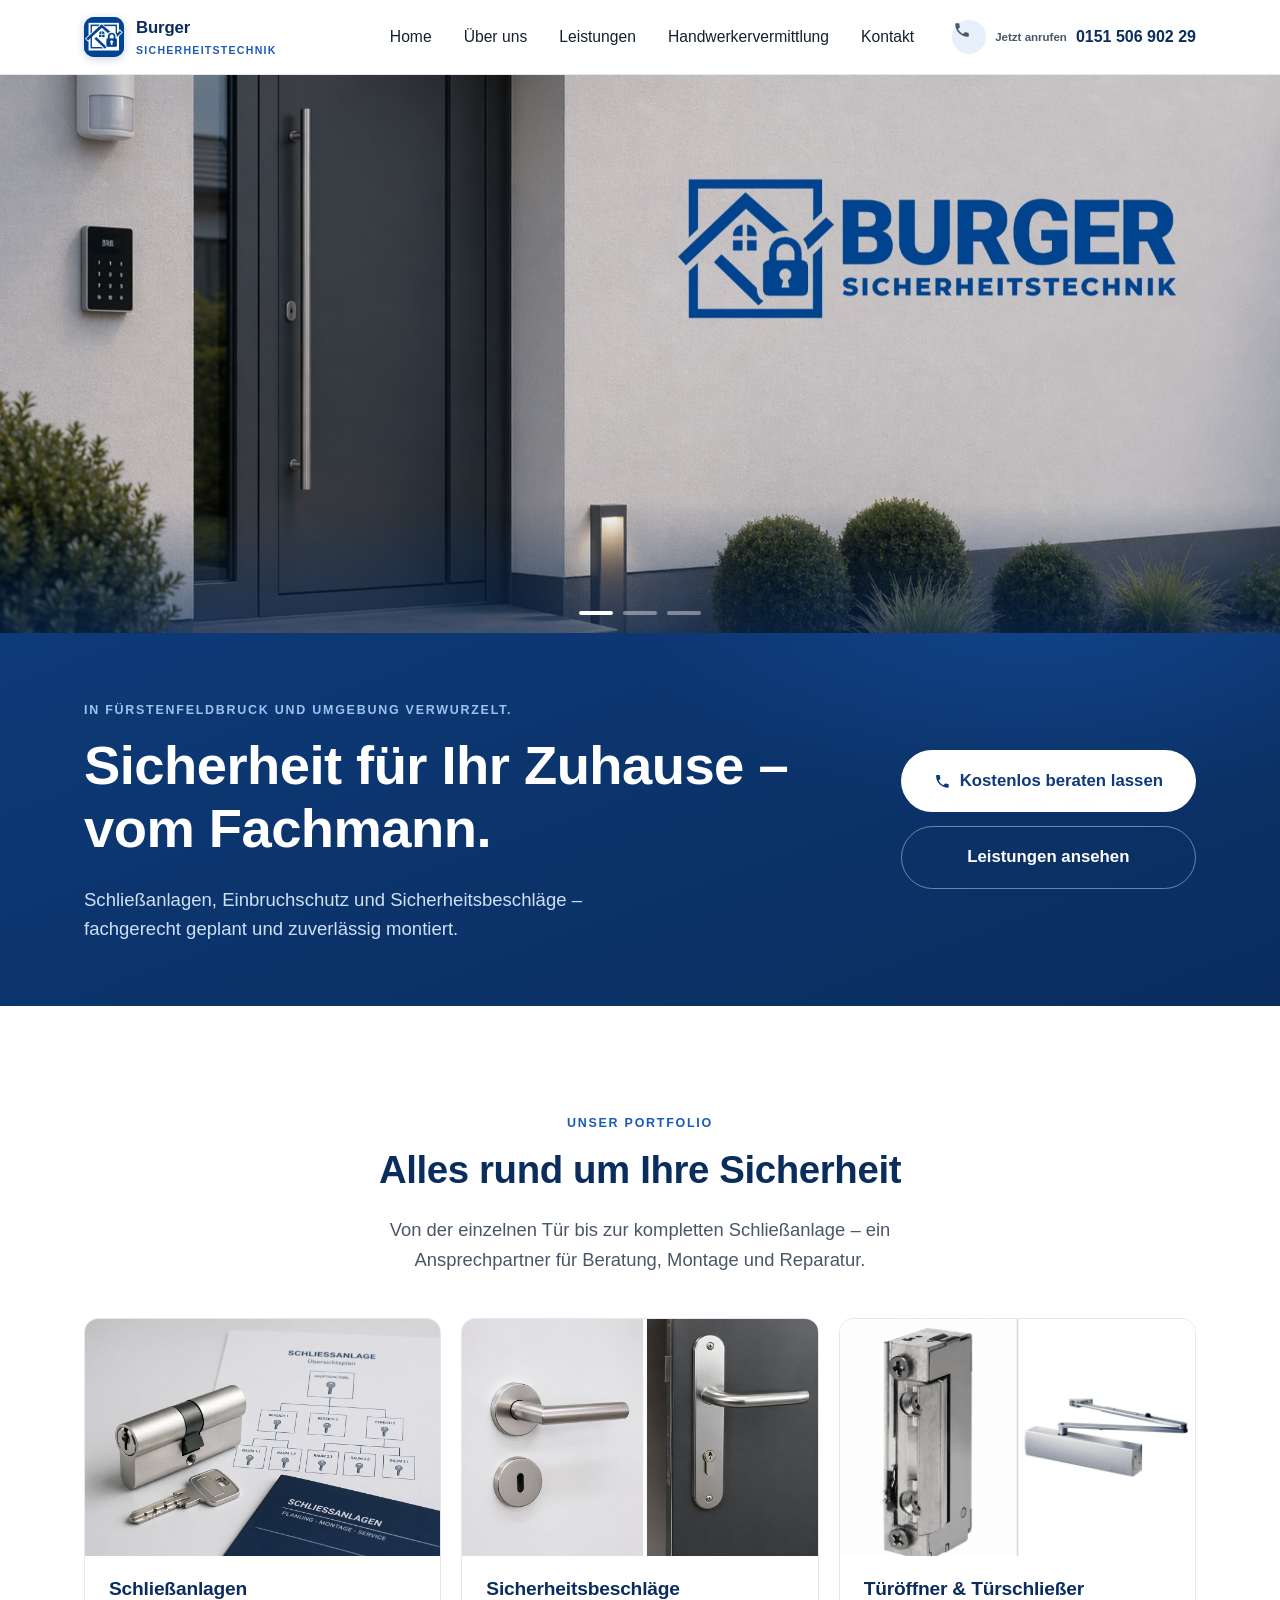
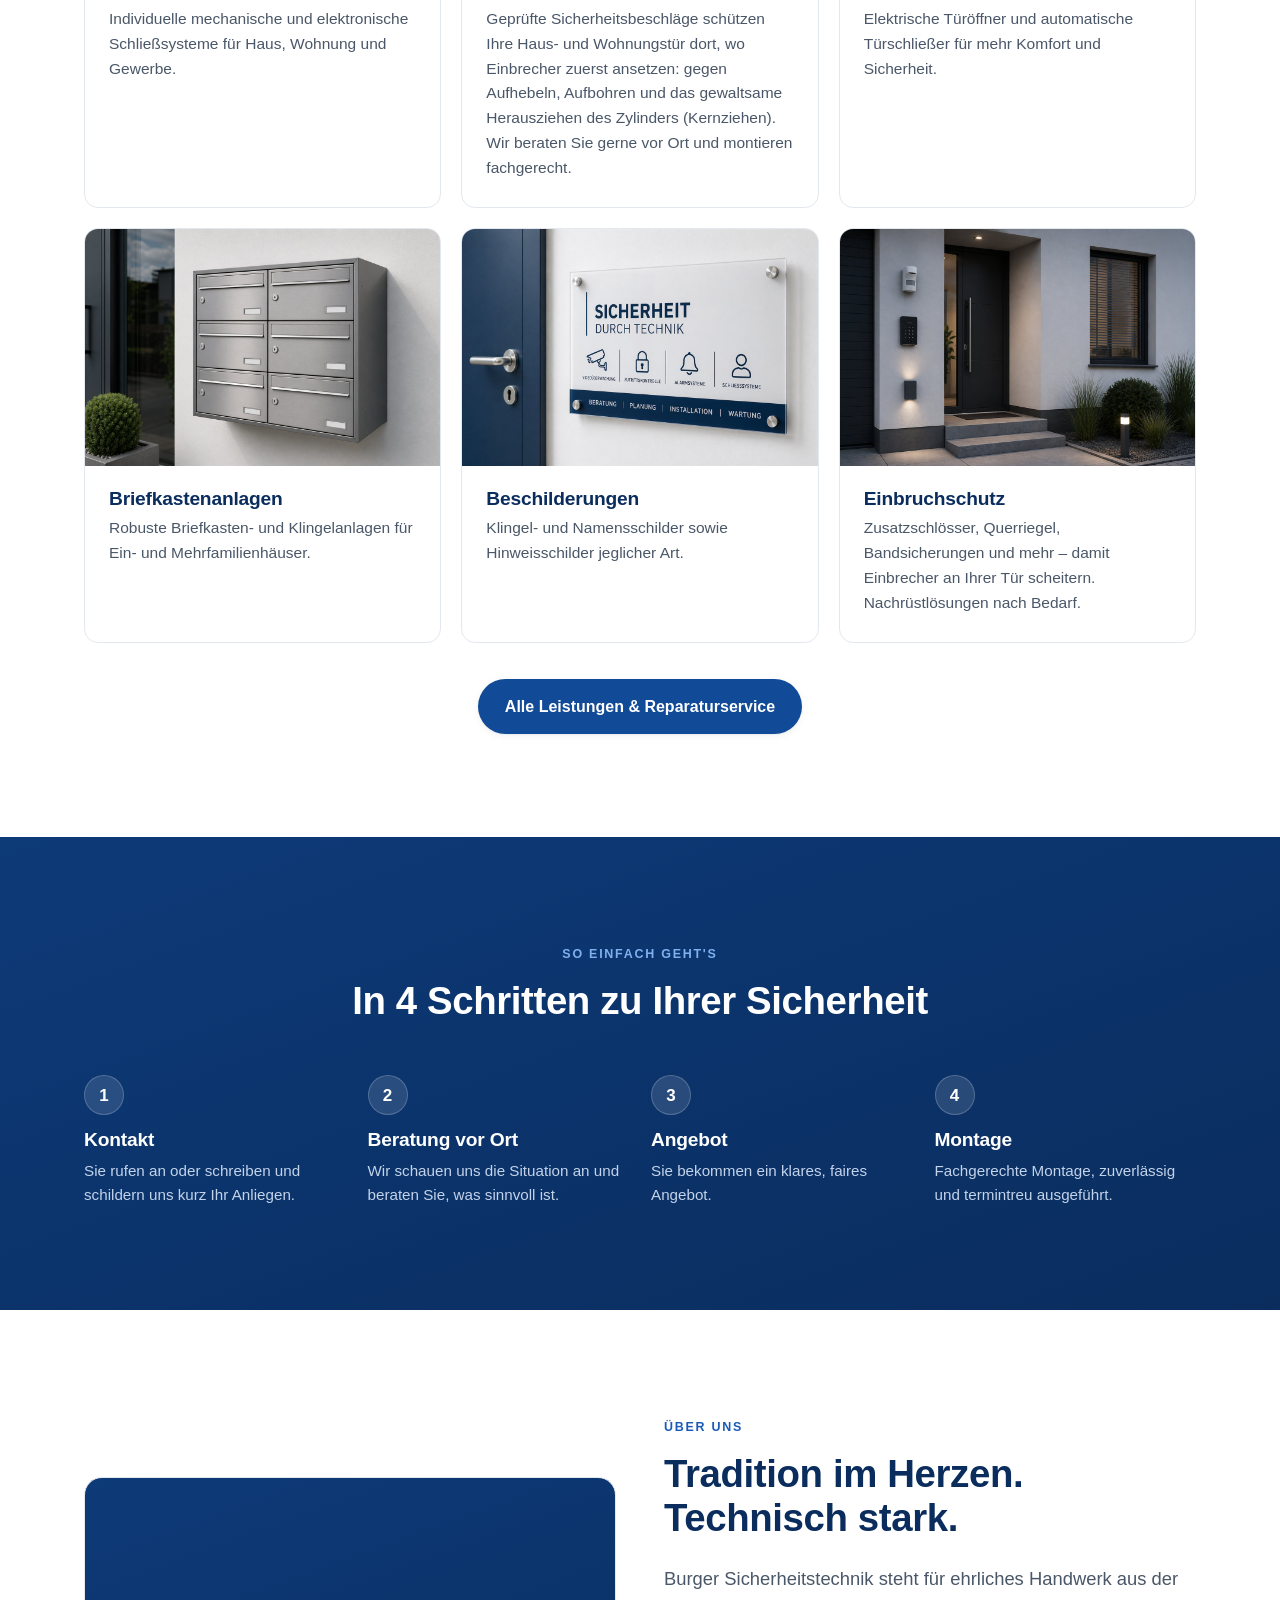
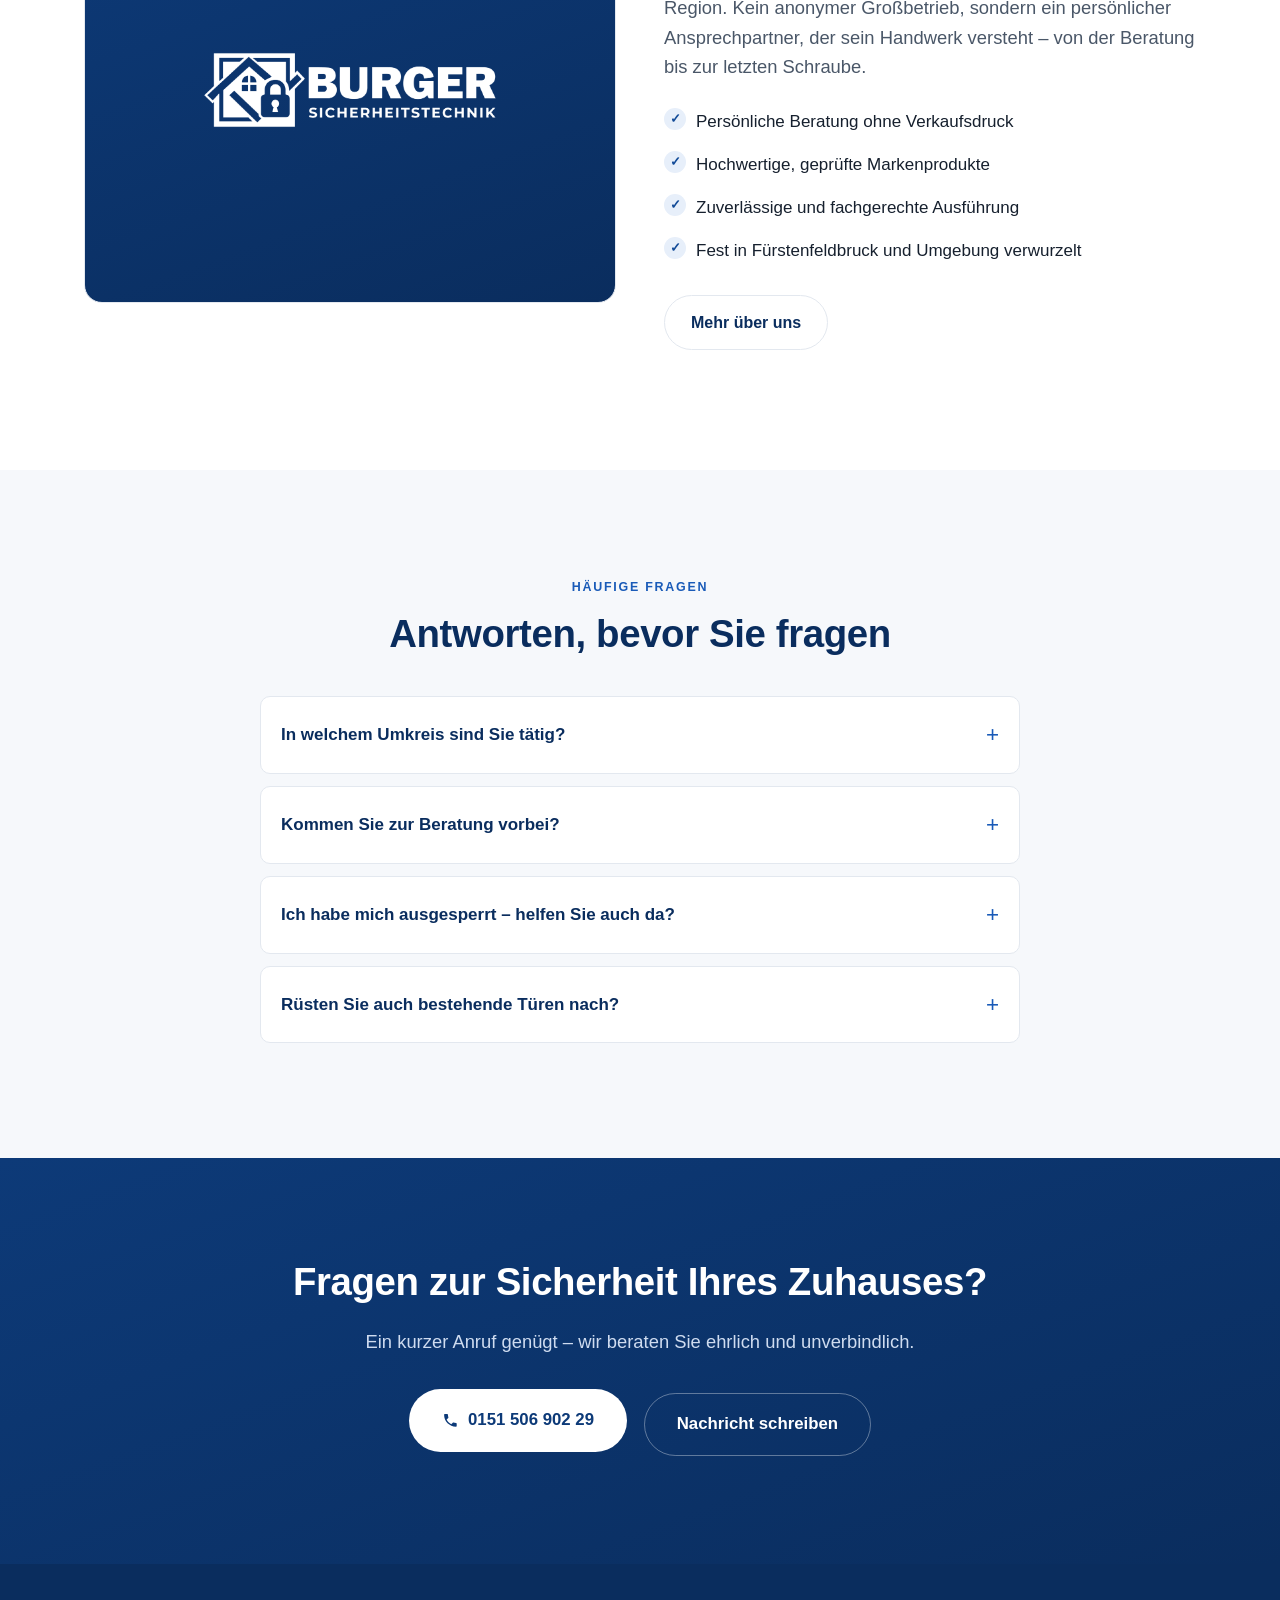
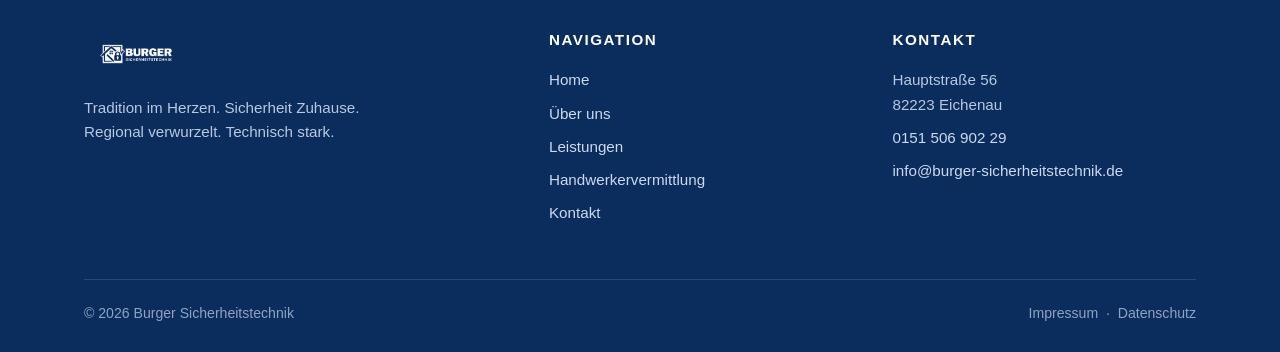
<file: index.html>
<!doctype html>
<html lang="de">
<head>
  <meta charset="utf-8">
  <meta name="viewport" content="width=device-width, initial-scale=1">
  <title>Burger Sicherheitstechnik – Schließanlagen &amp; Einbruchschutz in Fürstenfeldbruck</title>
  <meta name="description" content="Ihr Fachbetrieb für Sicherheitstechnik in Fürstenfeldbruck & Umgebung: Schließanlagen, Sicherheitsbeschläge, Einbruchschutz, Türöffner, Briefkästen. Fachgerechte Montage & Reparatur.">
  <link rel="stylesheet" href="css/style.css?v=2">
  <link rel="icon" href="img/favicon.svg" type="image/svg+xml">
  <link rel="apple-touch-icon" href="img/logo/logo-cropped.jpg">

  <!-- Lokales SEO: Google versteht so, dass es ein Handwerksbetrieb in Eichenau ist -->
  <script type="application/ld+json">
  {
    "@context": "https://schema.org",
    "@type": "Locksmith",
    "name": "Burger Sicherheitstechnik",
    "image": "https://burger-sicherheitstechnik.de/img/logo/logo-cropped.jpg",
    "url": "https://burger-sicherheitstechnik.de",
    "telephone": "+4915150690229",
    "email": "info@burger-sicherheitstechnik.de",
    "address": {
      "@type": "PostalAddress",
      "streetAddress": "Hauptstraße 56",
      "postalCode": "82223",
      "addressLocality": "Eichenau",
      "addressRegion": "Bayern",
      "addressCountry": "DE"
    },
    "areaServed": "Eichenau, Fürstenfeldbruck, München-West",
    "description": "Fachbetrieb für Sicherheitstechnik, Schließanlagen und Einbruchschutz."
  }
  </script>
</head>
<body>

<!-- ===================== HEADER ===================== -->
<header class="header">
  <div class="wrap header__inner">
    <a href="index.html" class="brand" aria-label="Burger Sicherheitstechnik – Startseite">
      <span class="brand__mark"><img src="img/logo/logo-cropped.jpg" alt="" width="40" height="40"></span>
      <span>Burger<small>Sicherheitstechnik</small></span>
    </a>

    <nav class="nav" id="nav">
      <a href="index.html">Home</a>
      <a href="ueber-uns.html">Über uns</a>
      <a href="leistungen.html">Leistungen</a>
      <a href="handwerkervermittlung.html">Handwerkervermittlung</a>
      <a href="kontakt.html">Kontakt</a>
    </nav>

    <div class="header__cta">
      <a href="tel:+4915150690229" class="phone">
        <span class="phone__ico"><svg viewBox="0 0 24 24" width="1em" height="1em" fill="currentColor" aria-hidden="true" style="vertical-align:-.14em"><path d="M6.6 10.8c1.4 2.8 3.8 5.1 6.6 6.6l2.2-2.2c.3-.3.7-.4 1-.2 1.1.4 2.3.6 3.6.6.6 0 1 .4 1 1V20c0 .6-.4 1-1 1C10.6 21 3 13.4 3 4c0-.6.4-1 1-1h3.5c.6 0 1 .4 1 1 0 1.2.2 2.4.6 3.6.1.4 0 .8-.2 1L6.6 10.8z"/></svg></span>
        <span>Jetzt anrufen<br></span>
        <span style="color:var(--blue-900);font-size:1rem;">0151 506 902 29</span>
      </a>
      <button class="burger" id="burger" aria-label="Menü öffnen" aria-expanded="false">
        <span></span><span></span><span></span>
      </button>
    </div>
  </div>
</header>

<!-- ===================== HERO: Bild-Band (volle Breite) + blauer Balken ===================== -->
<section class="hero-band" aria-label="Sicherheitstechnik – Bildergalerie">
  <div class="hero-slider">
    <div class="hero-slider__track">
      <div class="hero-slider__slide hero-slider__slide--1 is-active" role="img" aria-label="Moderne Haustür mit Alarmanlage und Zugangscode"></div>
      <div class="hero-slider__slide hero-slider__slide--2" role="img" aria-label="Sicherheit durch Technik – Zutrittskontrolle"></div>
      <div class="hero-slider__slide hero-slider__slide--3" role="img" aria-label="Überwachungskamera und Türsprechanlage am Hauseingang"></div>
    </div>
    <div class="hero-slider__dots" aria-label="Bildauswahl">
      <button class="is-active" type="button" aria-label="Bild 1 anzeigen"></button>
      <button type="button" aria-label="Bild 2 anzeigen"></button>
      <button type="button" aria-label="Bild 3 anzeigen"></button>
    </div>
  </div>
</section>

<section class="hero-bar">
  <div class="wrap hero-bar__inner">
    <div class="hero-bar__main">
      <span class="eyebrow">In Fürstenfeldbruck und Umgebung verwurzelt.</span>
      <h1>Sicherheit für Ihr Zuhause – vom Fachmann.</h1>
      <p class="hero-bar__lead">Schließanlagen, Einbruchschutz und Sicherheitsbeschläge – fachgerecht geplant und zuverlässig montiert.</p>
    </div>
    <div class="hero-bar__side">
      <a href="tel:+4915150690229" class="btn btn--white btn--lg"><svg viewBox="0 0 24 24" width="1em" height="1em" fill="currentColor" aria-hidden="true" style="vertical-align:-.14em"><path d="M6.6 10.8c1.4 2.8 3.8 5.1 6.6 6.6l2.2-2.2c.3-.3.7-.4 1-.2 1.1.4 2.3.6 3.6.6.6 0 1 .4 1 1V20c0 .6-.4 1-1 1C10.6 21 3 13.4 3 4c0-.6.4-1 1-1h3.5c.6 0 1 .4 1 1 0 1.2.2 2.4.6 3.6.1.4 0 .8-.2 1L6.6 10.8z"/></svg>Kostenlos beraten lassen</a>
      <a href="leistungen.html" class="btn btn--ghost btn--lg" style="color:#fff;border-color:rgba(255,255,255,.4);">Leistungen ansehen</a>
    </div>
  </div>
</section>

<!-- ===================== LEISTUNGEN ===================== -->
<section class="section" id="leistungen">
  <div class="wrap">
    <div class="center reveal">
      <span class="eyebrow">Unser Portfolio</span>
      <h2>Alles rund um Ihre Sicherheit</h2>
      <p class="lead">Von der einzelnen Tür bis zur kompletten Schließanlage – ein Ansprechpartner für Beratung, Montage und Reparatur.</p>
    </div>

    <div class="grid grid--3 reveal-grid" style="margin-top:44px;">
      <a class="pcard" href="leistungen.html">
        <div class="pcard__media"><img src="img/produkte/schliessanlagen.jpg" alt="Schließzylinder mit Schlüssel und Schließplan" loading="lazy"></div>
        <div class="pcard__body"><h3>Schließanlagen</h3><p>Individuelle mechanische und elektronische Schließsysteme für Haus, Wohnung und Gewerbe.</p></div>
      </a>
      <a class="pcard" href="leistungen.html">
        <div class="pcard__media"><img src="img/produkte/beschlaege.jpg" alt="Geprüfter Sicherheitsbeschlag an einer Tür" loading="lazy"></div>
        <div class="pcard__body"><h3>Sicherheitsbeschläge</h3><p>Geprüfte Sicherheitsbeschläge schützen Ihre Haus- und Wohnungstür dort, wo Einbrecher zuerst ansetzen: gegen Aufhebeln, Aufbohren und das gewaltsame Herausziehen des Zylinders (Kernziehen). Wir beraten Sie gerne vor Ort und montieren fachgerecht.</p></div>
      </a>
      <a class="pcard" href="leistungen.html">
        <div class="pcard__media"><img src="img/produkte/tueroeffner.jpg?v=2" alt="Elektrischer Türöffner und Türschließer" loading="lazy"></div>
        <div class="pcard__body"><h3>Türöffner &amp; Türschließer</h3><p>Elektrische Türöffner und automatische Türschließer für mehr Komfort und Sicherheit.</p></div>
      </a>
      <a class="pcard" href="leistungen.html">
        <div class="pcard__media"><img src="img/produkte/briefkaesten.jpg" alt="Briefkastenanlage" loading="lazy"></div>
        <div class="pcard__body"><h3>Briefkastenanlagen</h3><p>Robuste Briefkasten- und Klingelanlagen für Ein- und Mehrfamilienhäuser.</p></div>
      </a>
      <a class="pcard" href="leistungen.html">
        <div class="pcard__media"><img src="img/produkte/beschilderungen.jpg" alt="Klingel- und Namensschilder" loading="lazy"></div>
        <div class="pcard__body"><h3>Beschilderungen</h3><p>Klingel- und Namensschilder sowie Hinweisschilder jeglicher Art.</p></div>
      </a>
      <a class="pcard" href="leistungen.html">
        <div class="pcard__media"><img src="img/produkte/einbruchschutz.jpg" alt="Einbruchschutz-Nachrüstung an einer Tür" loading="lazy"></div>
        <div class="pcard__body"><h3>Einbruchschutz</h3><p>Zusatzschlösser, Querriegel, Bandsicherungen und mehr – damit Einbrecher an Ihrer Tür scheitern. Nachrüstlösungen nach Bedarf.</p></div>
      </a>
    </div>

    <div class="center" style="margin-top:36px;">
      <a href="leistungen.html" class="btn btn--primary">Alle Leistungen &amp; Reparaturservice</a>
    </div>
  </div>
</section>

<!-- ===================== ABLAUF ===================== -->
<section class="section section--blue">
  <div class="wrap">
    <div class="center reveal">
      <span class="eyebrow">So einfach geht's</span>
      <h2>In 4 Schritten zu Ihrer Sicherheit</h2>
    </div>
    <div class="steps reveal-grid" style="margin-top:44px;">
      <div class="step"><div class="step__num">1</div><h3>Kontakt</h3><p>Sie rufen an oder schreiben und schildern uns kurz Ihr Anliegen.</p></div>
      <div class="step"><div class="step__num">2</div><h3>Beratung vor Ort</h3><p>Wir schauen uns die Situation an und beraten Sie, was sinnvoll ist.</p></div>
      <div class="step"><div class="step__num">3</div><h3>Angebot</h3><p>Sie bekommen ein klares, faires Angebot.</p></div>
      <div class="step"><div class="step__num">4</div><h3>Montage</h3><p>Fachgerechte Montage, zuverlässig und termintreu ausgeführt.</p></div>
    </div>
  </div>
</section>

<!-- ===================== ÜBER UNS TEASER ===================== -->
<section class="section">
  <div class="wrap split">
    <div class="split__media reveal" style="background:linear-gradient(160deg,#0d3a78,#0a2d5e);display:grid;place-items:center;padding:10%;"><img src="img/logo/logo.png" alt="Burger Sicherheitstechnik" style="width:100%;height:auto;max-height:100%;object-fit:contain;" loading="lazy"></div>
    <div class="reveal">
      <span class="eyebrow">Über uns</span>
      <h2>Tradition im Herzen. Technisch stark.</h2>
      <p class="lead">Burger Sicherheitstechnik steht für ehrliches Handwerk aus der Region. Kein anonymer Großbetrieb, sondern ein persönlicher Ansprechpartner, der sein Handwerk versteht – von der Beratung bis zur letzten Schraube.</p>
      <ul class="ul-check">
        <li>Persönliche Beratung ohne Verkaufsdruck</li>
        <li>Hochwertige, geprüfte Markenprodukte</li>
        <li>Zuverlässige und fachgerechte Ausführung</li>
        <li>Fest in Fürstenfeldbruck und Umgebung verwurzelt</li>
      </ul>
      <p style="margin-top:22px;"><a href="ueber-uns.html" class="btn btn--ghost">Mehr über uns</a></p>
    </div>
  </div>
</section>

<!-- ===================== FAQ ===================== -->
<section class="section section--soft">
  <div class="wrap">
    <div class="center reveal">
      <span class="eyebrow">Häufige Fragen</span>
      <h2>Antworten, bevor Sie fragen</h2>
    </div>
    <div class="faq reveal" style="margin-top:40px;">
      <details><summary>In welchem Umkreis sind Sie tätig?</summary><p>Schwerpunkt ist der Landkreis Fürstenfeldbruck sowie der Münchner Westen. Fragen Sie einfach kurz an – meist lässt sich etwas machen.</p></details>
      <details><summary>Kommen Sie zur Beratung vorbei?</summary><p>Ja. Wir schauen uns die Situation gerne unverbindlich direkt vor Ort an.</p></details>
      <details><summary>Ich habe mich ausgesperrt – helfen Sie auch da?</summary><p>Rufen Sie am besten direkt an, dann klären wir telefonisch, wie schnell wir helfen können.</p></details>
      <details><summary>Rüsten Sie auch bestehende Türen nach?</summary><p>Ja, Einbruchschutz lässt sich in vielen Fällen nachrüsten – ohne die ganze Tür zu tauschen. Was passt, klären wir vor Ort.</p></details>
    </div>
  </div>
</section>

<!-- ===================== CTA BAND ===================== -->
<section class="section section--blue cta-band">
  <div class="wrap reveal">
    <h2>Fragen zur Sicherheit Ihres Zuhauses?</h2>
    <p class="lead" style="color:#cfdcf0;margin:0 auto 26px;">Ein kurzer Anruf genügt – wir beraten Sie ehrlich und unverbindlich.</p>
    <a href="tel:+4915150690229" class="btn btn--white btn--lg"><svg viewBox="0 0 24 24" width="1em" height="1em" fill="currentColor" aria-hidden="true" style="vertical-align:-.14em"><path d="M6.6 10.8c1.4 2.8 3.8 5.1 6.6 6.6l2.2-2.2c.3-.3.7-.4 1-.2 1.1.4 2.3.6 3.6.6.6 0 1 .4 1 1V20c0 .6-.4 1-1 1C10.6 21 3 13.4 3 4c0-.6.4-1 1-1h3.5c.6 0 1 .4 1 1 0 1.2.2 2.4.6 3.6.1.4 0 .8-.2 1L6.6 10.8z"/></svg>0151 506 902 29</a>
    <a href="kontakt.html" class="btn btn--ghost btn--lg" style="color:#fff;border-color:rgba(255,255,255,.35);">Nachricht schreiben</a>
  </div>
</section>

<!-- ===================== FOOTER ===================== -->
<footer class="footer">
  <div class="wrap">
    <div class="footer__grid">
      <div>
        <div class="footer__brand"><img src="img/logo/logo.png" alt="Burger Sicherheitstechnik" style="height:52px;width:auto;"></div>
        <p>Tradition im Herzen. Sicherheit Zuhause.<br>Regional verwurzelt. Technisch stark.</p>
      </div>
      <div>
        <h4>Navigation</h4>
        <ul>
          <li><a href="index.html">Home</a></li>
          <li><a href="ueber-uns.html">Über uns</a></li>
          <li><a href="leistungen.html">Leistungen</a></li><li><a href="handwerkervermittlung.html">Handwerkervermittlung</a></li>
          <li><a href="kontakt.html">Kontakt</a></li>
        </ul>
      </div>
      <div>
        <h4>Kontakt</h4>
        <ul>
          <li>Hauptstraße 56<br>82223 Eichenau</li>
          <li><a href="tel:+4915150690229">0151 506 902 29</a></li>
          <li><a href="mailto:info@burger-sicherheitstechnik.de">info@burger-sicherheitstechnik.de</a></li>
        </ul>
      </div>
    </div>
    <div class="footer__bar">
      <span>© 2026 Burger Sicherheitstechnik</span>
      <span><a href="impressum.html">Impressum</a> &nbsp;·&nbsp; <a href="datenschutz.html">Datenschutz</a></span>
    </div>
  </div>
</footer>

<script src="js/main.js"></script>
</body>
</html>
</file>
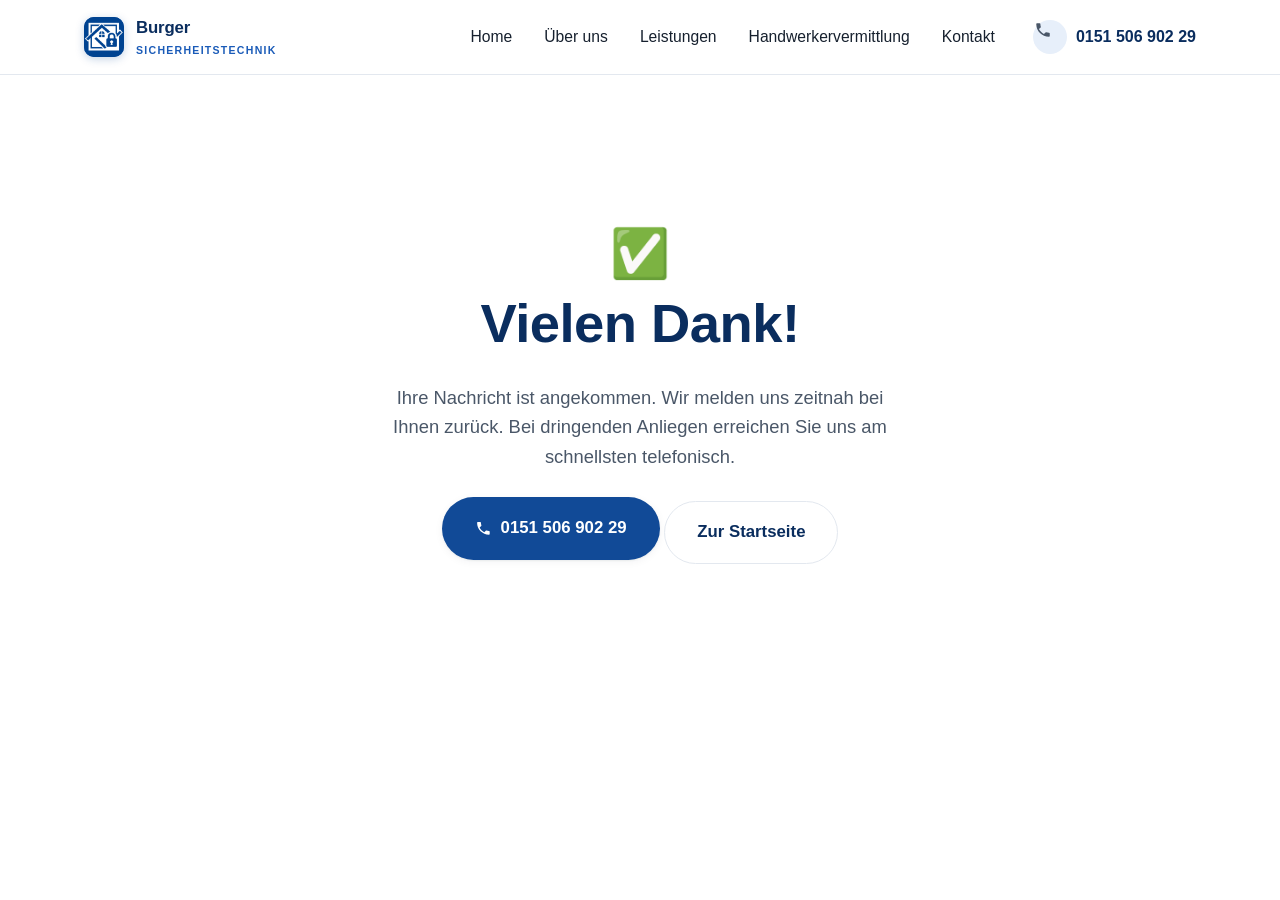
<file: danke.html>
<!doctype html>
<html lang="de">
<head>
  <meta charset="utf-8">
  <meta name="viewport" content="width=device-width, initial-scale=1">
  <title>Danke – Burger Sicherheitstechnik</title>
  <meta name="robots" content="noindex">
  <link rel="stylesheet" href="css/style.css?v=2">
  <link rel="icon" href="img/favicon.svg" type="image/svg+xml">
</head>
<body>

<header class="header">
  <div class="wrap header__inner">
    <a href="index.html" class="brand"><span class="brand__mark"><img src="img/logo/logo-cropped.jpg" alt="" width="40" height="40"></span><span>Burger<small>Sicherheitstechnik</small></span></a>
    <nav class="nav" id="nav">
      <a href="index.html">Home</a>
      <a href="ueber-uns.html">Über uns</a>
      <a href="leistungen.html">Leistungen</a>
      <a href="handwerkervermittlung.html">Handwerkervermittlung</a>
      <a href="kontakt.html">Kontakt</a>
    </nav>
    <div class="header__cta">
      <a href="tel:+4915150690229" class="phone"><span class="phone__ico"><svg viewBox="0 0 24 24" width="1em" height="1em" fill="currentColor" aria-hidden="true" style="vertical-align:-.14em"><path d="M6.6 10.8c1.4 2.8 3.8 5.1 6.6 6.6l2.2-2.2c.3-.3.7-.4 1-.2 1.1.4 2.3.6 3.6.6.6 0 1 .4 1 1V20c0 .6-.4 1-1 1C10.6 21 3 13.4 3 4c0-.6.4-1 1-1h3.5c.6 0 1 .4 1 1 0 1.2.2 2.4.6 3.6.1.4 0 .8-.2 1L6.6 10.8z"/></svg></span><span style="color:var(--blue-900);font-size:1rem;">0151 506 902 29</span></a>
      <button class="burger" id="burger" aria-label="Menü öffnen" aria-expanded="false"><span></span><span></span><span></span></button>
    </div>
  </div>
</header>

<section class="section center" style="min-height:70vh;display:grid;place-items:center;">
  <div class="wrap" style="max-width:560px;">
    <div style="font-size:3rem;">✅</div>
    <h1>Vielen Dank!</h1>
    <p class="lead" style="margin:0 auto 26px;">Ihre Nachricht ist angekommen. Wir melden uns zeitnah bei Ihnen zurück. Bei dringenden Anliegen erreichen Sie uns am schnellsten telefonisch.</p>
    <a href="tel:+4915150690229" class="btn btn--primary btn--lg"><svg viewBox="0 0 24 24" width="1em" height="1em" fill="currentColor" aria-hidden="true" style="vertical-align:-.14em"><path d="M6.6 10.8c1.4 2.8 3.8 5.1 6.6 6.6l2.2-2.2c.3-.3.7-.4 1-.2 1.1.4 2.3.6 3.6.6.6 0 1 .4 1 1V20c0 .6-.4 1-1 1C10.6 21 3 13.4 3 4c0-.6.4-1 1-1h3.5c.6 0 1 .4 1 1 0 1.2.2 2.4.6 3.6.1.4 0 .8-.2 1L6.6 10.8z"/></svg>0151 506 902 29</a>
    <a href="index.html" class="btn btn--ghost btn--lg">Zur Startseite</a>
  </div>
</section>

<script src="js/main.js"></script>
</body>
</html>
</file>
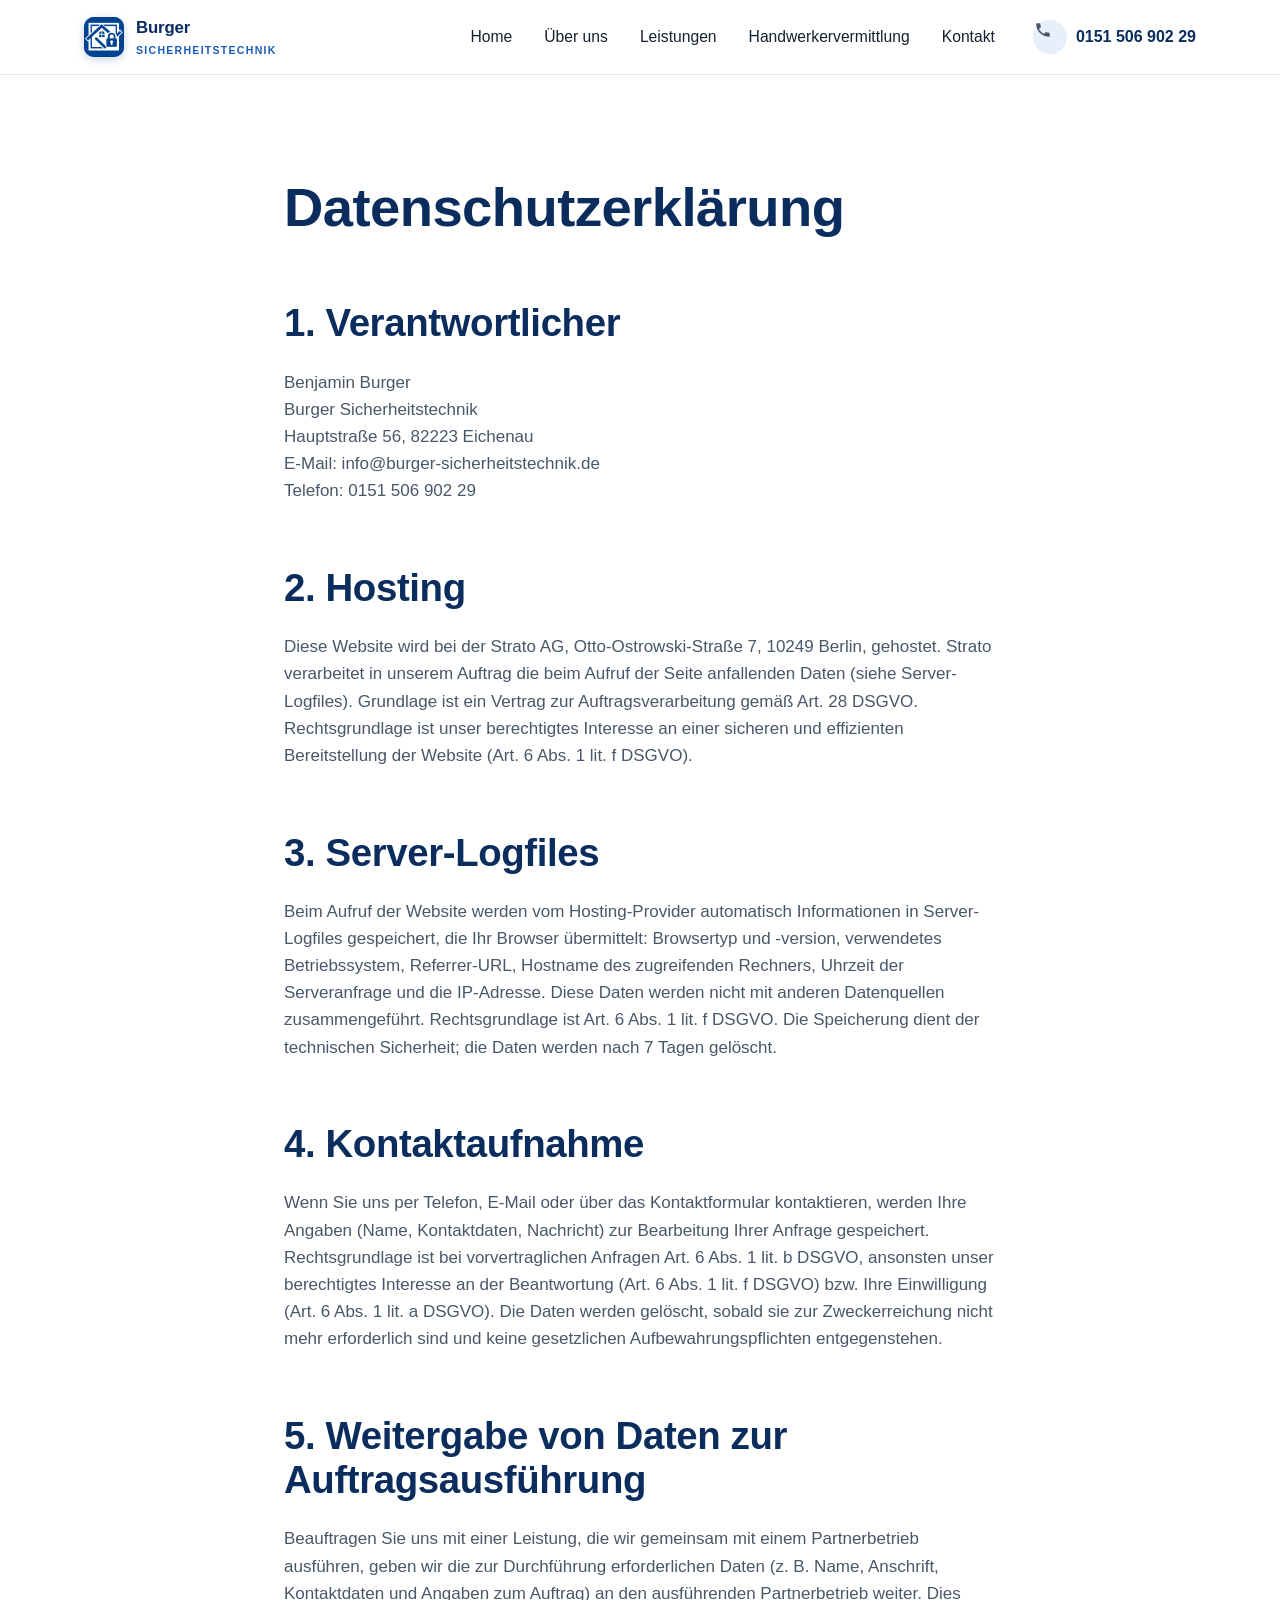
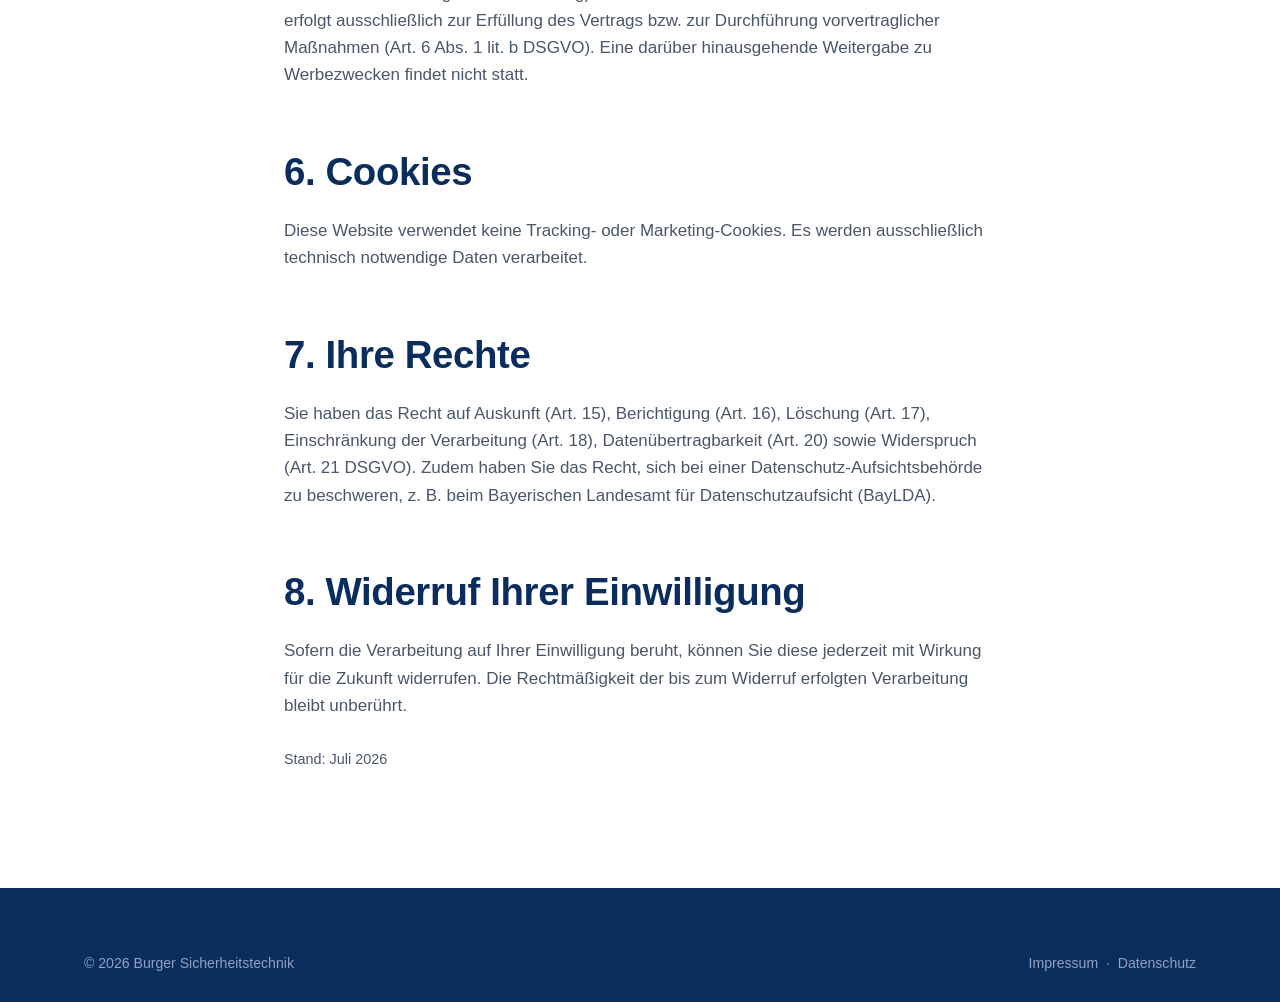
<file: datenschutz.html>
<!doctype html>
<html lang="de">
<head>
  <meta charset="utf-8">
  <meta name="viewport" content="width=device-width, initial-scale=1">
  <title>Datenschutzerklärung – Burger Sicherheitstechnik</title>
  <meta name="robots" content="noindex">
  <link rel="stylesheet" href="css/style.css?v=2">
  <link rel="icon" href="img/favicon.svg" type="image/svg+xml">
  <style>.legal{max-width:760px}.legal h2{margin-top:1.6em}.legal p{color:var(--ink-soft)}</style>
</head>
<body>

<header class="header">
  <div class="wrap header__inner">
    <a href="index.html" class="brand"><span class="brand__mark"><img src="img/logo/logo-cropped.jpg" alt="" width="40" height="40"></span><span>Burger<small>Sicherheitstechnik</small></span></a>
    <nav class="nav" id="nav">
      <a href="index.html">Home</a>
      <a href="ueber-uns.html">Über uns</a>
      <a href="leistungen.html">Leistungen</a>
      <a href="handwerkervermittlung.html">Handwerkervermittlung</a>
      <a href="kontakt.html">Kontakt</a>
    </nav>
    <div class="header__cta">
      <a href="tel:+4915150690229" class="phone"><span class="phone__ico"><svg viewBox="0 0 24 24" width="1em" height="1em" fill="currentColor" aria-hidden="true" style="vertical-align:-.14em"><path d="M6.6 10.8c1.4 2.8 3.8 5.1 6.6 6.6l2.2-2.2c.3-.3.7-.4 1-.2 1.1.4 2.3.6 3.6.6.6 0 1 .4 1 1V20c0 .6-.4 1-1 1C10.6 21 3 13.4 3 4c0-.6.4-1 1-1h3.5c.6 0 1 .4 1 1 0 1.2.2 2.4.6 3.6.1.4 0 .8-.2 1L6.6 10.8z"/></svg></span><span style="color:var(--blue-900);font-size:1rem;">0151 506 902 29</span></a>
      <button class="burger" id="burger" aria-label="Menü öffnen" aria-expanded="false"><span></span><span></span><span></span></button>
    </div>
  </div>
</header>

<section class="section">
  <div class="wrap legal">
    <h1>Datenschutzerklärung</h1>
    <!-- Hinweis (nur Entwicklung): Diese Fassung passt zu einer schlanken Seite OHNE Google Fonts, OHNE Tracking/Analytics und OHNE externe Einbindungen. Wird später z. B. Google Maps, ein Analytics-Tool o. Ä. eingebaut, muss dieser Text entsprechend ergänzt werden. -->

    <h2>1. Verantwortlicher</h2>
    <p>Benjamin Burger<br>Burger Sicherheitstechnik<br>Hauptstraße 56, 82223 Eichenau<br>E-Mail: info@burger-sicherheitstechnik.de<br>Telefon: 0151 506 902 29</p>

    <h2>2. Hosting</h2>
    <p>Diese Website wird bei der Strato AG, Otto-Ostrowski-Straße 7, 10249 Berlin, gehostet. Strato verarbeitet in unserem Auftrag die beim Aufruf der Seite anfallenden Daten (siehe Server-Logfiles). Grundlage ist ein Vertrag zur Auftragsverarbeitung gemäß Art. 28 DSGVO. Rechtsgrundlage ist unser berechtigtes Interesse an einer sicheren und effizienten Bereitstellung der Website (Art. 6 Abs. 1 lit. f DSGVO).</p>

    <h2>3. Server-Logfiles</h2>
    <p>Beim Aufruf der Website werden vom Hosting-Provider automatisch Informationen in Server-Logfiles gespeichert, die Ihr Browser übermittelt: Browsertyp und -version, verwendetes Betriebssystem, Referrer-URL, Hostname des zugreifenden Rechners, Uhrzeit der Serveranfrage und die IP-Adresse. Diese Daten werden nicht mit anderen Datenquellen zusammengeführt. Rechtsgrundlage ist Art. 6 Abs. 1 lit. f DSGVO. Die Speicherung dient der technischen Sicherheit; die Daten werden nach 7 Tagen gelöscht.</p>

    <h2>4. Kontaktaufnahme</h2>
    <p>Wenn Sie uns per Telefon, E-Mail oder über das Kontaktformular kontaktieren, werden Ihre Angaben (Name, Kontaktdaten, Nachricht) zur Bearbeitung Ihrer Anfrage gespeichert. Rechtsgrundlage ist bei vorvertraglichen Anfragen Art. 6 Abs. 1 lit. b DSGVO, ansonsten unser berechtigtes Interesse an der Beantwortung (Art. 6 Abs. 1 lit. f DSGVO) bzw. Ihre Einwilligung (Art. 6 Abs. 1 lit. a DSGVO). Die Daten werden gelöscht, sobald sie zur Zweckerreichung nicht mehr erforderlich sind und keine gesetzlichen Aufbewahrungspflichten entgegenstehen.</p>

    <h2>5. Weitergabe von Daten zur Auftragsausführung</h2>
    <p>Beauftragen Sie uns mit einer Leistung, die wir gemeinsam mit einem Partnerbetrieb ausführen, geben wir die zur Durchführung erforderlichen Daten (z. B. Name, Anschrift, Kontaktdaten und Angaben zum Auftrag) an den ausführenden Partnerbetrieb weiter. Dies erfolgt ausschließlich zur Erfüllung des Vertrags bzw. zur Durchführung vorvertraglicher Maßnahmen (Art. 6 Abs. 1 lit. b DSGVO). Eine darüber hinausgehende Weitergabe zu Werbezwecken findet nicht statt.</p>

    <h2>6. Cookies</h2>
    <p>Diese Website verwendet keine Tracking- oder Marketing-Cookies. Es werden ausschließlich technisch notwendige Daten verarbeitet.</p>

    <h2>7. Ihre Rechte</h2>
    <p>Sie haben das Recht auf Auskunft (Art. 15), Berichtigung (Art. 16), Löschung (Art. 17), Einschränkung der Verarbeitung (Art. 18), Datenübertragbarkeit (Art. 20) sowie Widerspruch (Art. 21 DSGVO). Zudem haben Sie das Recht, sich bei einer Datenschutz-Aufsichtsbehörde zu beschweren, z. B. beim Bayerischen Landesamt für Datenschutzaufsicht (BayLDA).</p>

    <h2>8. Widerruf Ihrer Einwilligung</h2>
    <p>Sofern die Verarbeitung auf Ihrer Einwilligung beruht, können Sie diese jederzeit mit Wirkung für die Zukunft widerrufen. Die Rechtmäßigkeit der bis zum Widerruf erfolgten Verarbeitung bleibt unberührt.</p>

    <p style="margin-top:2em;font-size:.9rem;">Stand: Juli 2026</p>
  </div>
</section>

<footer class="footer">
  <div class="wrap">
    <div class="footer__bar" style="border:0;margin:0;padding:0;">
      <span>© 2026 Burger Sicherheitstechnik</span>
      <span><a href="impressum.html">Impressum</a> &nbsp;·&nbsp; <a href="datenschutz.html">Datenschutz</a></span>
    </div>
  </div>
</footer>

<script src="js/main.js"></script>
</body>
</html>
</file>
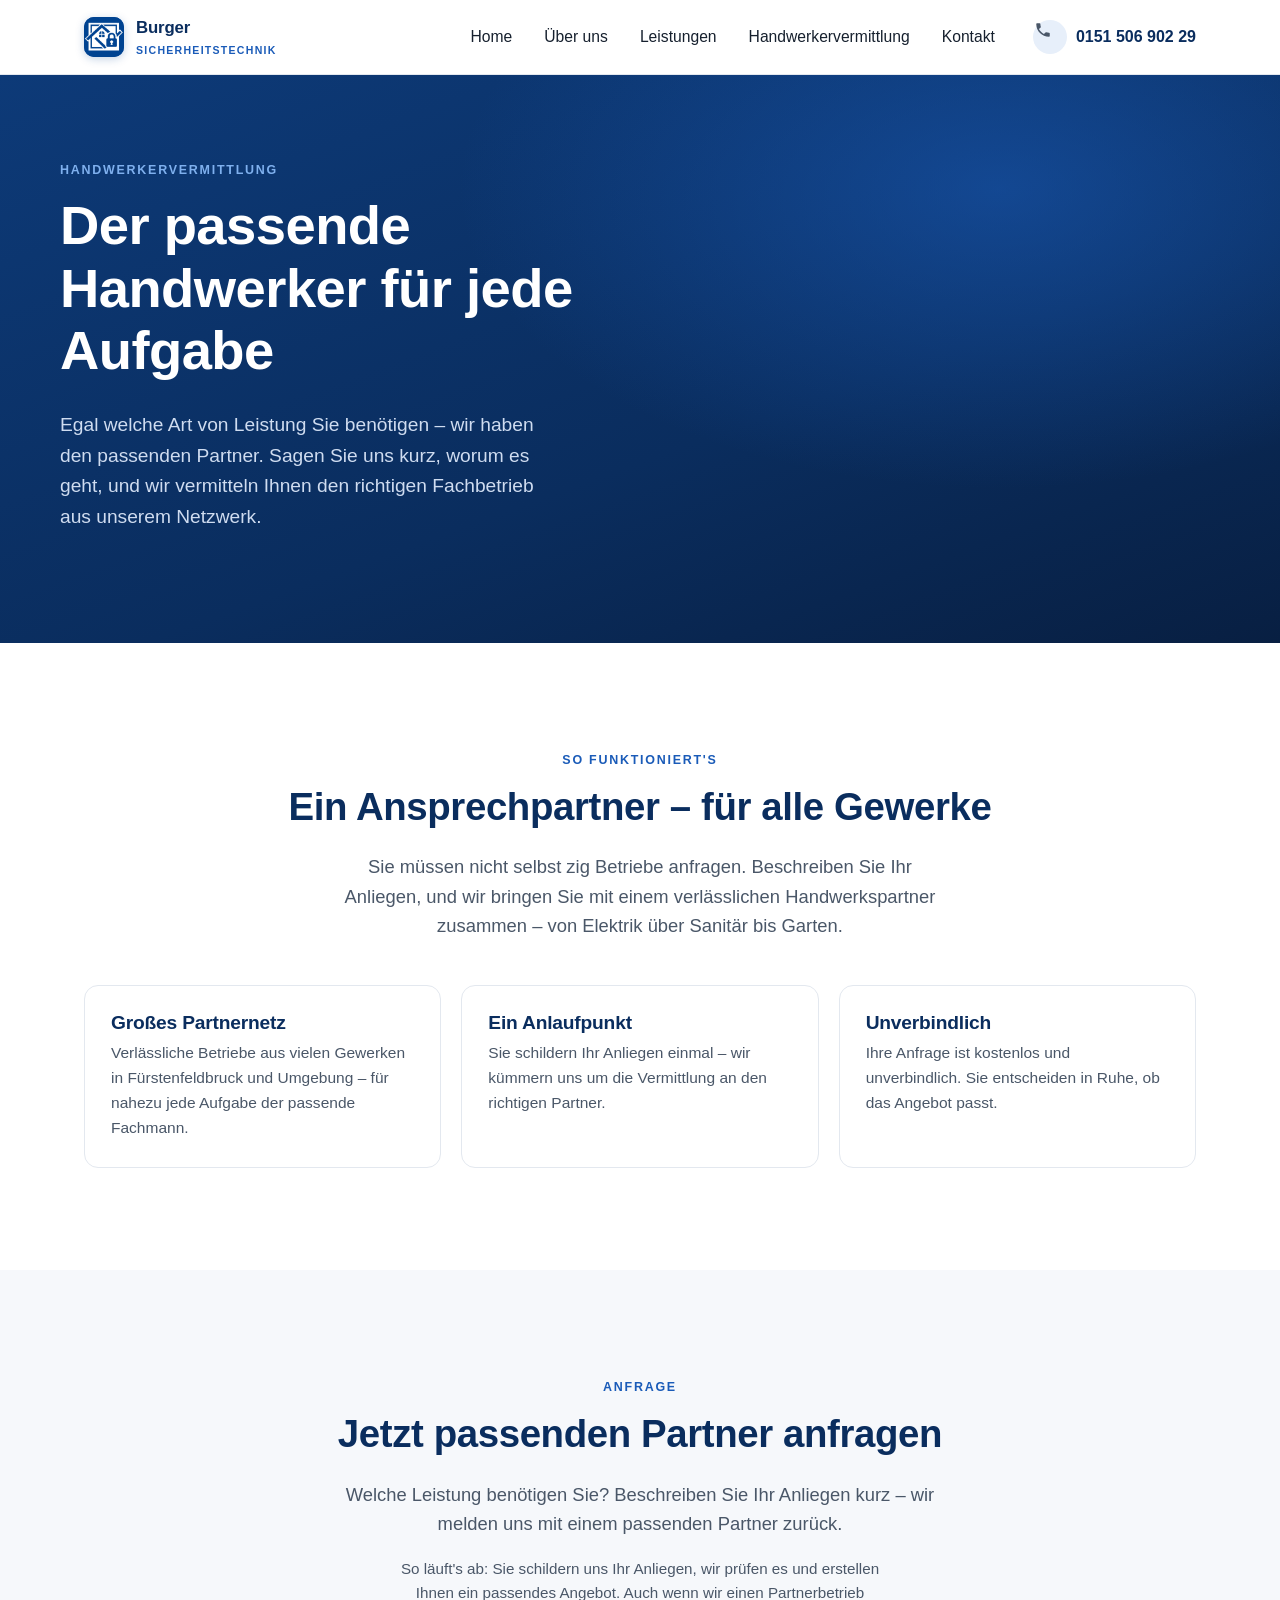
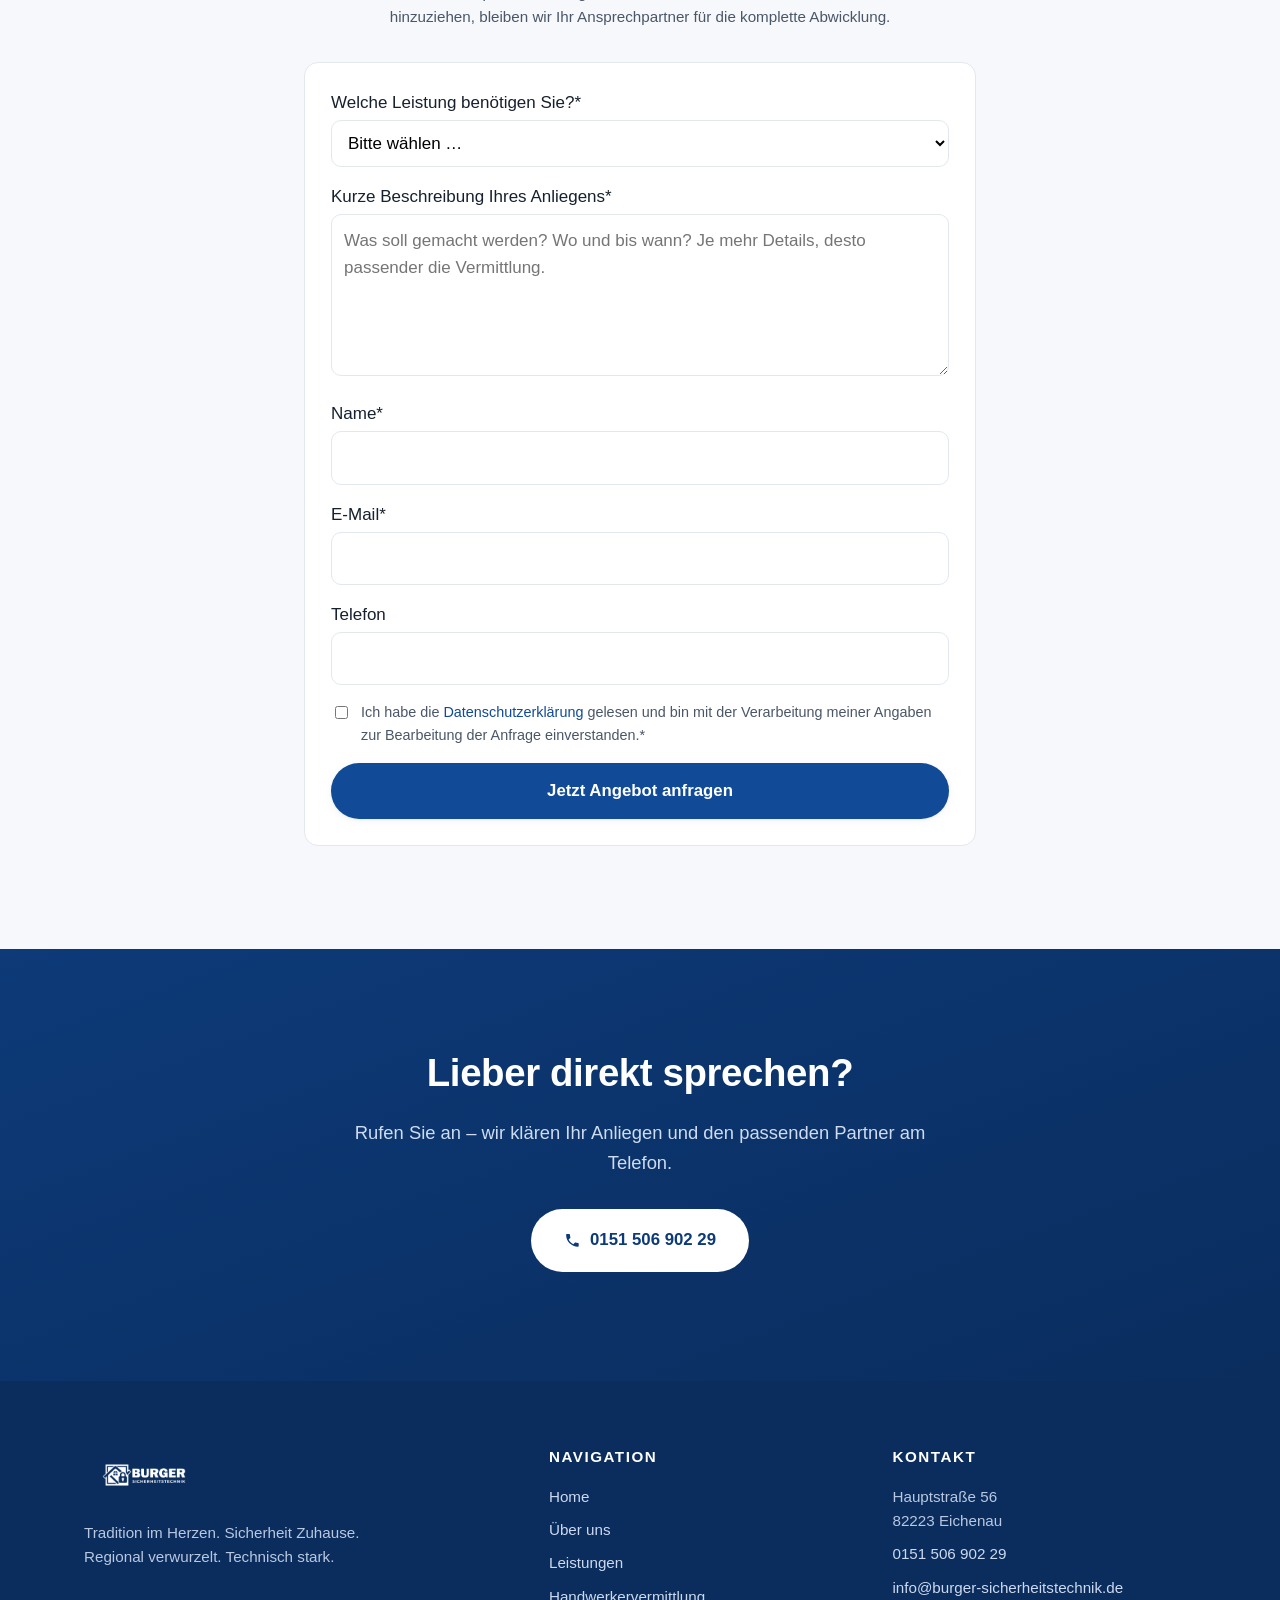
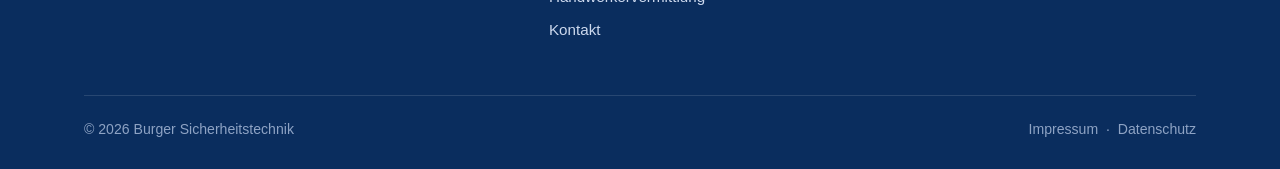
<file: handwerkervermittlung.html>
<!doctype html>
<html lang="de">
<head>
  <meta charset="utf-8">
  <meta name="viewport" content="width=device-width, initial-scale=1">
  <title>Handwerkervermittlung – den passenden Partner finden | Burger Sicherheitstechnik</title>
  <meta name="description" content="Handwerkervermittlung von Burger Sicherheitstechnik: Egal welche Leistung Sie benötigen – wir vermitteln Ihnen den passenden Handwerkspartner aus der Region. Jetzt unverbindlich Angebot anfragen.">
  <link rel="stylesheet" href="css/style.css?v=2">
  <link rel="icon" href="img/favicon.svg" type="image/svg+xml">
  <link rel="apple-touch-icon" href="img/logo/logo-cropped.jpg">
</head>
<body>

<header class="header">
  <div class="wrap header__inner">
    <a href="index.html" class="brand"><span class="brand__mark"><img src="img/logo/logo-cropped.jpg" alt="" width="40" height="40"></span><span>Burger<small>Sicherheitstechnik</small></span></a>
    <nav class="nav" id="nav">
      <a href="index.html">Home</a>
      <a href="ueber-uns.html">Über uns</a>
      <a href="leistungen.html">Leistungen</a>
      <a href="handwerkervermittlung.html">Handwerkervermittlung</a>
      <a href="kontakt.html">Kontakt</a>
    </nav>
    <div class="header__cta">
      <a href="tel:+4915150690229" class="phone"><span class="phone__ico"><svg viewBox="0 0 24 24" width="1em" height="1em" fill="currentColor" aria-hidden="true" style="vertical-align:-.14em"><path d="M6.6 10.8c1.4 2.8 3.8 5.1 6.6 6.6l2.2-2.2c.3-.3.7-.4 1-.2 1.1.4 2.3.6 3.6.6.6 0 1 .4 1 1V20c0 .6-.4 1-1 1C10.6 21 3 13.4 3 4c0-.6.4-1 1-1h3.5c.6 0 1 .4 1 1 0 1.2.2 2.4.6 3.6.1.4 0 .8-.2 1L6.6 10.8z"/></svg></span><span style="color:var(--blue-900);font-size:1rem;">0151 506 902 29</span></a>
      <button class="burger" id="burger" aria-label="Menü öffnen" aria-expanded="false"><span></span><span></span><span></span></button>
    </div>
  </div>
</header>

<section class="hero" style="background:var(--blue-900);">
  <div class="wrap" style="position:relative;padding:clamp(48px,7vw,80px) 0;">
    <span class="eyebrow" style="color:#7fb0ee;">Handwerkervermittlung</span>
    <h1 style="color:#fff;max-width:20ch;">Der passende Handwerker für jede Aufgabe</h1>
    <p class="hero__lead">Egal welche Art von Leistung Sie benötigen – wir haben den passenden Partner. Sagen Sie uns kurz, worum es geht, und wir vermitteln Ihnen den richtigen Fachbetrieb aus unserem Netzwerk.</p>
  </div>
</section>

<!-- Vorteile / Erklärung -->
<section class="section">
  <div class="wrap">
    <div class="center reveal">
      <span class="eyebrow">So funktioniert's</span>
      <h2>Ein Ansprechpartner – für alle Gewerke</h2>
      <p class="lead">Sie müssen nicht selbst zig Betriebe anfragen. Beschreiben Sie Ihr Anliegen, und wir bringen Sie mit einem verlässlichen Handwerkspartner zusammen – von Elektrik über Sanitär bis Garten.</p>
    </div>
    <div class="grid grid--3 reveal-grid" style="margin-top:44px;">
      <div class="card"><h3>Großes Partnernetz</h3><p>Verlässliche Betriebe aus vielen Gewerken in Fürstenfeldbruck und Umgebung – für nahezu jede Aufgabe der passende Fachmann.</p></div>
      <div class="card"><h3>Ein Anlaufpunkt</h3><p>Sie schildern Ihr Anliegen einmal – wir kümmern uns um die Vermittlung an den richtigen Partner.</p></div>
      <div class="card"><h3>Unverbindlich</h3><p>Ihre Anfrage ist kostenlos und unverbindlich. Sie entscheiden in Ruhe, ob das Angebot passt.</p></div>
    </div>
  </div>
</section>

<!-- Anfrage-Formular -->
<section class="section section--soft">
  <div class="wrap" style="max-width:720px;">
    <div class="center reveal">
      <span class="eyebrow">Anfrage</span>
      <h2>Jetzt passenden Partner anfragen</h2>
      <p class="lead" style="margin-left:auto;margin-right:auto;">Welche Leistung benötigen Sie? Beschreiben Sie Ihr Anliegen kurz – wir melden uns mit einem passenden Partner zurück.</p>
      <p style="max-width:60ch;margin:14px auto 0;color:var(--ink-soft);font-size:.95rem;">So läuft's ab: Sie schildern uns Ihr Anliegen, wir prüfen es und erstellen Ihnen ein passendes Angebot. Auch wenn wir einen Partnerbetrieb hinzuziehen, bleiben wir Ihr Ansprechpartner für die komplette Abwicklung.</p>
    </div>

    <form action="vermittlung.php" method="post" class="card reveal" style="display:grid;gap:16px;margin-top:32px;">
      <label>Welche Leistung benötigen Sie?*<br>
        <select name="leistung" required style="width:100%;padding:12px;border:1px solid var(--line);border-radius:10px;font:inherit;margin-top:4px;background:#fff;">
          <option value="" disabled selected>Bitte wählen …</option>
          <option>Elektrik</option>
          <option>Sanitär &amp; Installation</option>
          <option>Heizung</option>
          <option>Maler &amp; Lackierer</option>
          <option>Fliesenleger</option>
          <option>Bodenleger</option>
          <option>Trockenbau</option>
          <option>Dachdecker</option>
          <option>Schreiner</option>
          <option>Garten- &amp; Landschaftsbau</option>
          <option>Umzug &amp; Entrümpelung</option>
          <option>Sicherheitstechnik</option>
          <option>Sonstiges</option>
        </select>
      </label>

      <label>Kurze Beschreibung Ihres Anliegens*<br>
        <textarea name="nachricht" required rows="5" placeholder="Was soll gemacht werden? Wo und bis wann? Je mehr Details, desto passender die Vermittlung." style="width:100%;padding:12px;border:1px solid var(--line);border-radius:10px;font:inherit;margin-top:4px;resize:vertical;"></textarea>
      </label>

      <label>Name*<br><input name="name" required style="width:100%;padding:12px;border:1px solid var(--line);border-radius:10px;font:inherit;margin-top:4px;"></label>
      <label>E-Mail*<br><input name="email" type="email" required style="width:100%;padding:12px;border:1px solid var(--line);border-radius:10px;font:inherit;margin-top:4px;"></label>
      <label>Telefon<br><input name="telefon" style="width:100%;padding:12px;border:1px solid var(--line);border-radius:10px;font:inherit;margin-top:4px;"></label>

      <label style="display:flex;gap:10px;align-items:flex-start;font-size:.9rem;color:var(--ink-soft);">
        <input type="checkbox" name="datenschutz" required style="margin-top:5px;">
        <span>Ich habe die <a href="datenschutz.html">Datenschutzerklärung</a> gelesen und bin mit der Verarbeitung meiner Angaben zur Bearbeitung der Anfrage einverstanden.*</span>
      </label>

      <!-- Honeypot gegen Spam (für Menschen unsichtbar) -->
      <input type="text" name="website" tabindex="-1" autocomplete="off" style="position:absolute;left:-9999px;" aria-hidden="true">

      <button type="submit" class="btn btn--primary btn--lg" style="justify-content:center;">Jetzt Angebot anfragen</button>
    </form>
  </div>
</section>

<section class="section section--blue cta-band">
  <div class="wrap reveal">
    <h2>Lieber direkt sprechen?</h2>
    <p class="lead" style="color:#cfdcf0;margin:0 auto 26px;">Rufen Sie an – wir klären Ihr Anliegen und den passenden Partner am Telefon.</p>
    <a href="tel:+4915150690229" class="btn btn--white btn--lg"><svg viewBox="0 0 24 24" width="1em" height="1em" fill="currentColor" aria-hidden="true" style="vertical-align:-.14em"><path d="M6.6 10.8c1.4 2.8 3.8 5.1 6.6 6.6l2.2-2.2c.3-.3.7-.4 1-.2 1.1.4 2.3.6 3.6.6.6 0 1 .4 1 1V20c0 .6-.4 1-1 1C10.6 21 3 13.4 3 4c0-.6.4-1 1-1h3.5c.6 0 1 .4 1 1 0 1.2.2 2.4.6 3.6.1.4 0 .8-.2 1L6.6 10.8z"/></svg>0151 506 902 29</a>
  </div>
</section>

<footer class="footer">
  <div class="wrap">
    <div class="footer__grid">
      <div>
        <div class="footer__brand"><img src="img/logo/logo.png" alt="Burger Sicherheitstechnik" style="height:60px;width:auto;"></div>
        <p>Tradition im Herzen. Sicherheit Zuhause.<br>Regional verwurzelt. Technisch stark.</p>
      </div>
      <div><h4>Navigation</h4><ul><li><a href="index.html">Home</a></li><li><a href="ueber-uns.html">Über uns</a></li><li><a href="leistungen.html">Leistungen</a></li><li><a href="handwerkervermittlung.html">Handwerkervermittlung</a></li><li><a href="kontakt.html">Kontakt</a></li></ul></div>
      <div><h4>Kontakt</h4><ul><li>Hauptstraße 56<br>82223 Eichenau</li><li><a href="tel:+4915150690229">0151 506 902 29</a></li><li><a href="mailto:info@burger-sicherheitstechnik.de">info@burger-sicherheitstechnik.de</a></li></ul></div>
    </div>
    <div class="footer__bar">
      <span>© 2026 Burger Sicherheitstechnik</span>
      <span><a href="impressum.html">Impressum</a> &nbsp;·&nbsp; <a href="datenschutz.html">Datenschutz</a></span>
    </div>
  </div>
</footer>

<script src="js/main.js"></script>
</body>
</html>
</file>
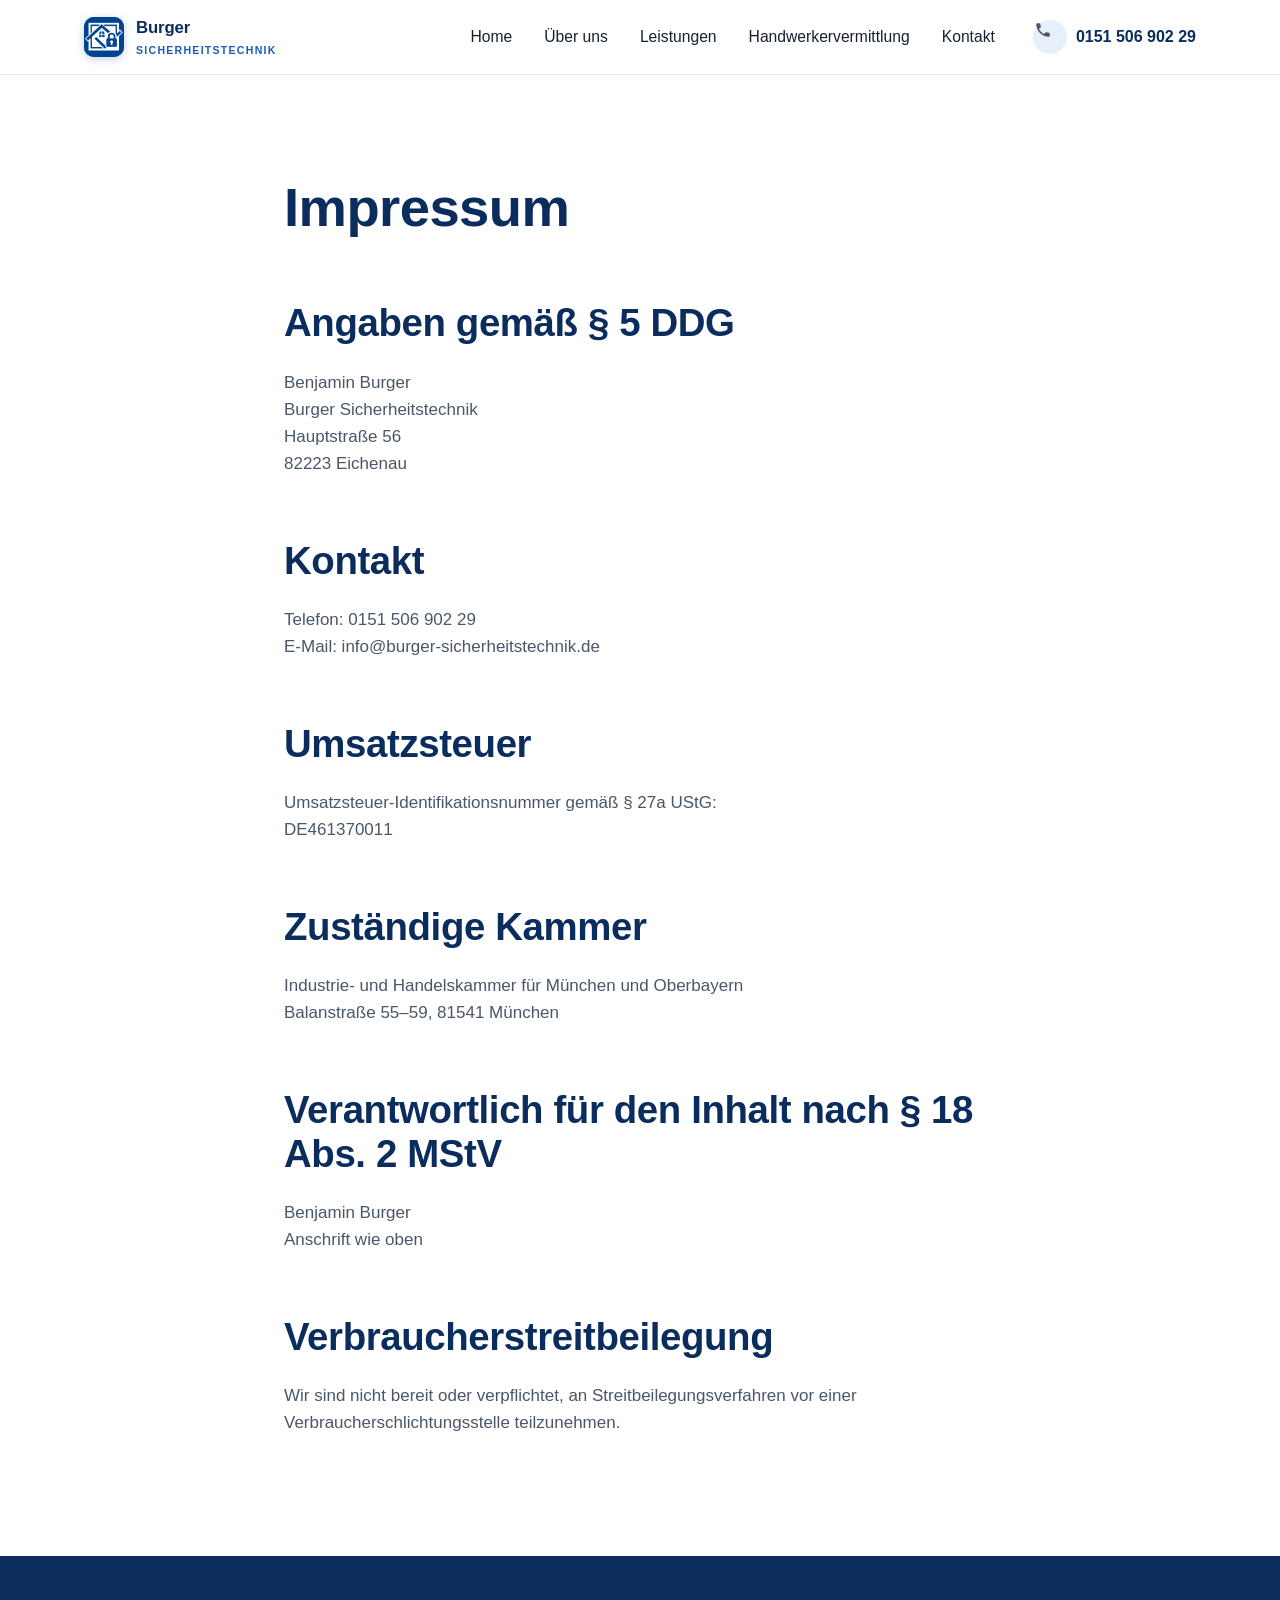
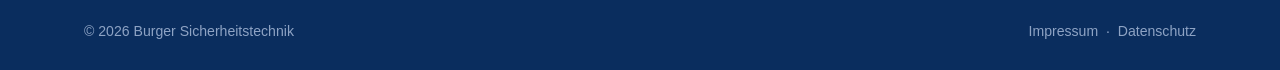
<file: impressum.html>
<!doctype html>
<html lang="de">
<head>
  <meta charset="utf-8">
  <meta name="viewport" content="width=device-width, initial-scale=1">
  <title>Impressum – Burger Sicherheitstechnik</title>
  <meta name="robots" content="noindex">
  <link rel="stylesheet" href="css/style.css?v=2">
  <link rel="icon" href="img/favicon.svg" type="image/svg+xml">
  <style>.legal{max-width:760px}.legal h2{margin-top:1.6em}.legal p{color:var(--ink-soft)}</style>
</head>
<body>

<header class="header">
  <div class="wrap header__inner">
    <a href="index.html" class="brand"><span class="brand__mark"><img src="img/logo/logo-cropped.jpg" alt="" width="40" height="40"></span><span>Burger<small>Sicherheitstechnik</small></span></a>
    <nav class="nav" id="nav">
      <a href="index.html">Home</a>
      <a href="ueber-uns.html">Über uns</a>
      <a href="leistungen.html">Leistungen</a>
      <a href="handwerkervermittlung.html">Handwerkervermittlung</a>
      <a href="kontakt.html">Kontakt</a>
    </nav>
    <div class="header__cta">
      <a href="tel:+4915150690229" class="phone"><span class="phone__ico"><svg viewBox="0 0 24 24" width="1em" height="1em" fill="currentColor" aria-hidden="true" style="vertical-align:-.14em"><path d="M6.6 10.8c1.4 2.8 3.8 5.1 6.6 6.6l2.2-2.2c.3-.3.7-.4 1-.2 1.1.4 2.3.6 3.6.6.6 0 1 .4 1 1V20c0 .6-.4 1-1 1C10.6 21 3 13.4 3 4c0-.6.4-1 1-1h3.5c.6 0 1 .4 1 1 0 1.2.2 2.4.6 3.6.1.4 0 .8-.2 1L6.6 10.8z"/></svg></span><span style="color:var(--blue-900);font-size:1rem;">0151 506 902 29</span></a>
      <button class="burger" id="burger" aria-label="Menü öffnen" aria-expanded="false"><span></span><span></span><span></span></button>
    </div>
  </div>
</header>

<section class="section">
  <div class="wrap legal">
    <h1>Impressum</h1>

    <h2>Angaben gemäß § 5 DDG</h2>
    <p>
      Benjamin Burger<br>
      Burger Sicherheitstechnik<br>
      Hauptstraße 56<br>
      82223 Eichenau
    </p>

    <h2>Kontakt</h2>
    <p>
      Telefon: 0151 506 902 29<br>
      E-Mail: info@burger-sicherheitstechnik.de
    </p>

    <h2>Umsatzsteuer</h2>
    <p>
      Umsatzsteuer-Identifikationsnummer gemäß § 27a UStG:<br>
      DE461370011
    </p>

    <h2>Zuständige Kammer</h2>
    <p>
      Industrie- und Handelskammer für München und Oberbayern<br>
      Balanstraße 55–59, 81541 München
    </p>

    <h2>Verantwortlich für den Inhalt nach § 18 Abs. 2 MStV</h2>
    <p>Benjamin Burger<br>Anschrift wie oben</p>

    <h2>Verbraucherstreitbeilegung</h2>
    <p>Wir sind nicht bereit oder verpflichtet, an Streitbeilegungsverfahren vor einer Verbraucherschlichtungsstelle teilzunehmen.</p>
  </div>
</section>

<footer class="footer">
  <div class="wrap">
    <div class="footer__bar" style="border:0;margin:0;padding:0;">
      <span>© 2026 Burger Sicherheitstechnik</span>
      <span><a href="impressum.html">Impressum</a> &nbsp;·&nbsp; <a href="datenschutz.html">Datenschutz</a></span>
    </div>
  </div>
</footer>

<script src="js/main.js"></script>
</body>
</html>
</file>
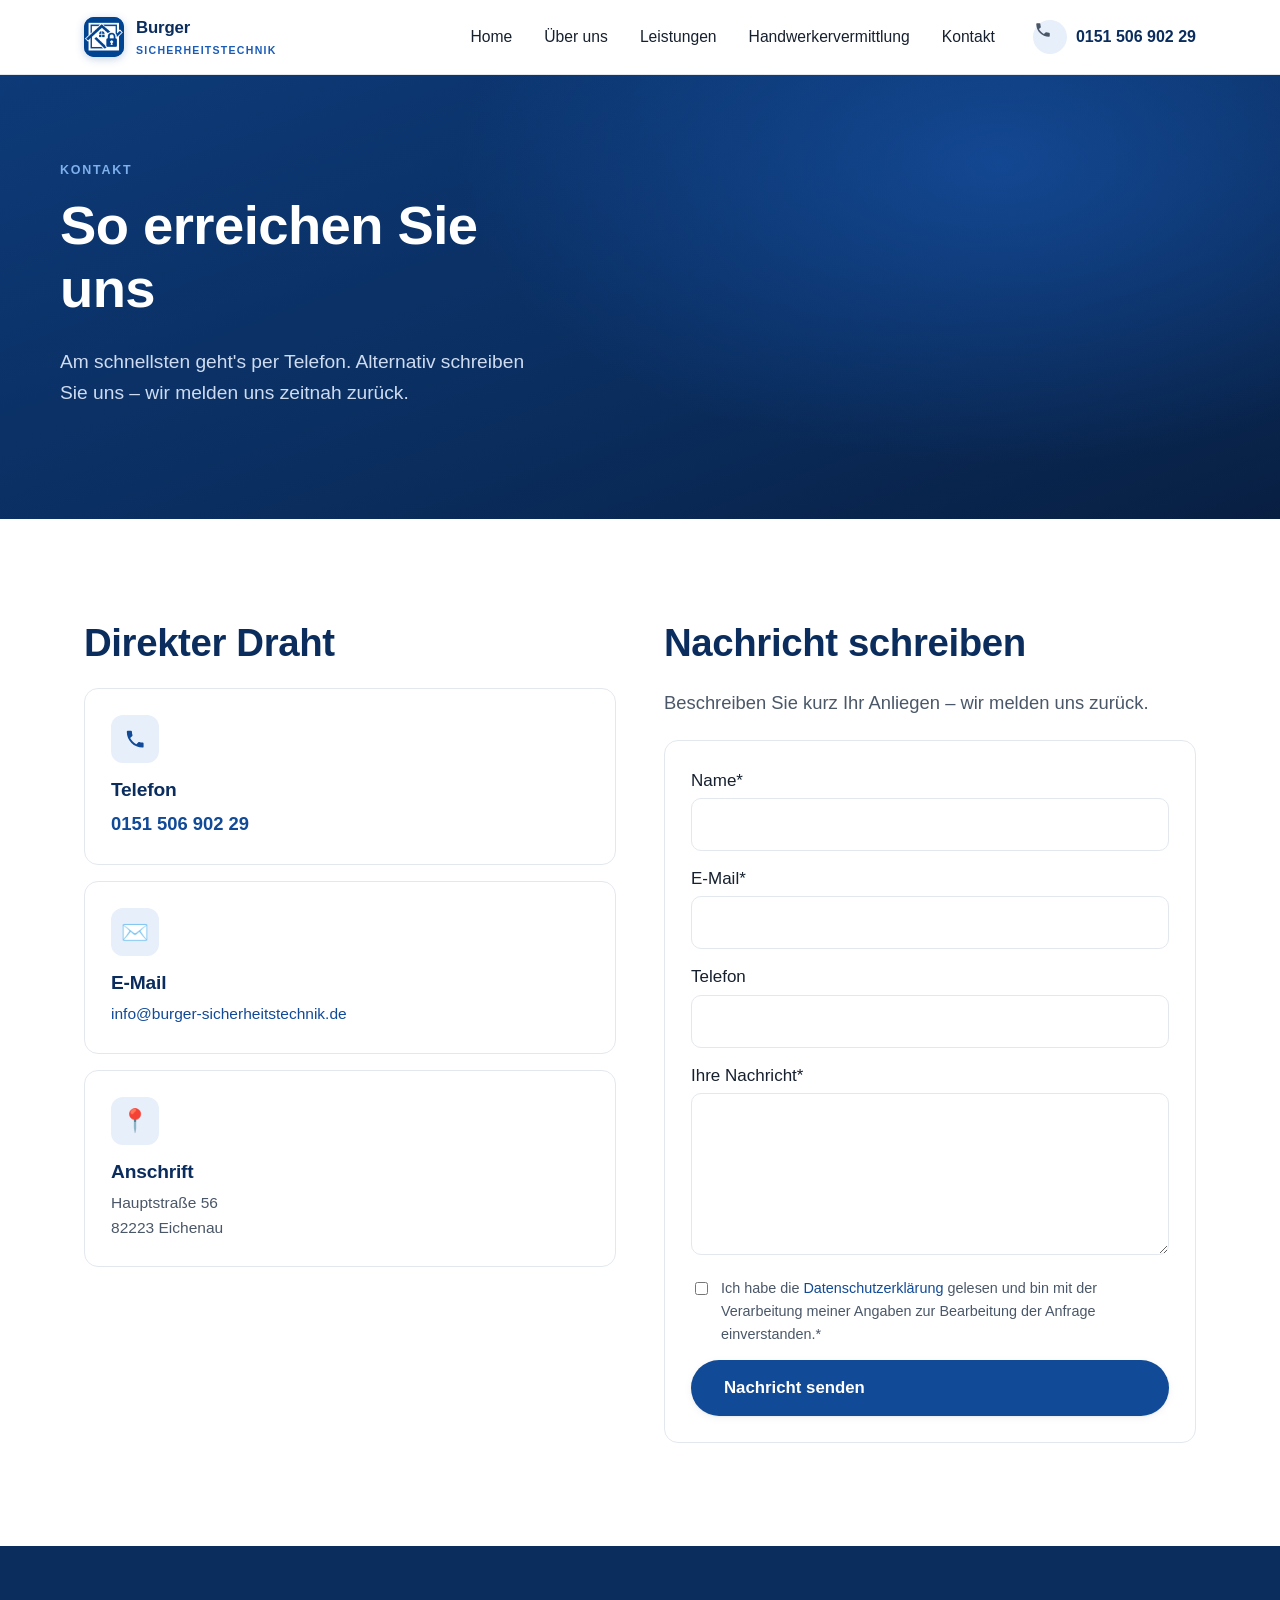
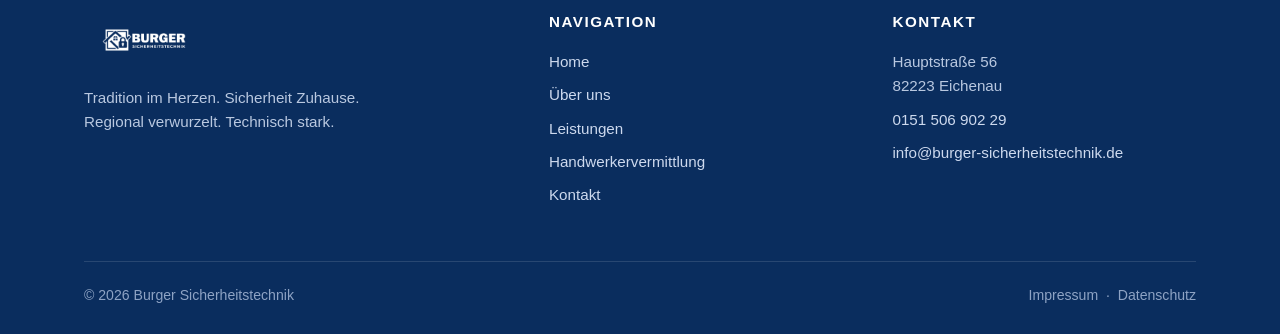
<file: kontakt.html>
<!doctype html>
<html lang="de">
<head>
  <meta charset="utf-8">
  <meta name="viewport" content="width=device-width, initial-scale=1">
  <title>Kontakt – Burger Sicherheitstechnik in Fürstenfeldbruck</title>
  <meta name="description" content="Kontakt zu Burger Sicherheitstechnik in Fürstenfeldbruck: Telefon, E-Mail und Anschrift. Rufen Sie an für eine unverbindliche Beratung rund um Sicherheitstechnik.">
  <link rel="stylesheet" href="css/style.css?v=2">
  <link rel="icon" href="img/favicon.svg" type="image/svg+xml">
  <link rel="apple-touch-icon" href="img/logo/logo-cropped.jpg">
</head>
<body>

<header class="header">
  <div class="wrap header__inner">
    <a href="index.html" class="brand"><span class="brand__mark"><img src="img/logo/logo-cropped.jpg" alt="" width="40" height="40"></span><span>Burger<small>Sicherheitstechnik</small></span></a>
    <nav class="nav" id="nav">
      <a href="index.html">Home</a>
      <a href="ueber-uns.html">Über uns</a>
      <a href="leistungen.html">Leistungen</a>
      <a href="handwerkervermittlung.html">Handwerkervermittlung</a>
      <a href="kontakt.html">Kontakt</a>
    </nav>
    <div class="header__cta">
      <a href="tel:+4915150690229" class="phone"><span class="phone__ico"><svg viewBox="0 0 24 24" width="1em" height="1em" fill="currentColor" aria-hidden="true" style="vertical-align:-.14em"><path d="M6.6 10.8c1.4 2.8 3.8 5.1 6.6 6.6l2.2-2.2c.3-.3.7-.4 1-.2 1.1.4 2.3.6 3.6.6.6 0 1 .4 1 1V20c0 .6-.4 1-1 1C10.6 21 3 13.4 3 4c0-.6.4-1 1-1h3.5c.6 0 1 .4 1 1 0 1.2.2 2.4.6 3.6.1.4 0 .8-.2 1L6.6 10.8z"/></svg></span><span style="color:var(--blue-900);font-size:1rem;">0151 506 902 29</span></a>
      <button class="burger" id="burger" aria-label="Menü öffnen" aria-expanded="false"><span></span><span></span><span></span></button>
    </div>
  </div>
</header>

<section class="hero" style="background:var(--blue-900);">
  <div class="wrap" style="position:relative;padding:clamp(48px,7vw,80px) 0;">
    <span class="eyebrow" style="color:#7fb0ee;">Kontakt</span>
    <h1 style="color:#fff;max-width:16ch;">So erreichen Sie uns</h1>
    <p class="hero__lead">Am schnellsten geht's per Telefon. Alternativ schreiben Sie uns – wir melden uns zeitnah zurück.</p>
  </div>
</section>

<section class="section">
  <div class="wrap split" style="align-items:start;">
    <!-- Direkte Kontaktwege -->
    <div class="reveal">
      <h2>Direkter Draht</h2>
      <div class="card" style="margin-bottom:16px;">
        <div class="card__ico"><svg viewBox="0 0 24 24" width="1em" height="1em" fill="currentColor" aria-hidden="true" style="vertical-align:-.14em"><path d="M6.6 10.8c1.4 2.8 3.8 5.1 6.6 6.6l2.2-2.2c.3-.3.7-.4 1-.2 1.1.4 2.3.6 3.6.6.6 0 1 .4 1 1V20c0 .6-.4 1-1 1C10.6 21 3 13.4 3 4c0-.6.4-1 1-1h3.5c.6 0 1 .4 1 1 0 1.2.2 2.4.6 3.6.1.4 0 .8-.2 1L6.6 10.8z"/></svg></div>
        <h3>Telefon</h3>
        <p><a href="tel:+4915150690229" style="font-size:1.15rem;font-weight:700;">0151 506 902 29</a></p>
      </div>
      <div class="card" style="margin-bottom:16px;">
        <div class="card__ico">✉️</div>
        <h3>E-Mail</h3>
        <p><a href="mailto:info@burger-sicherheitstechnik.de">info@burger-sicherheitstechnik.de</a></p>
      </div>
      <div class="card">
        <div class="card__ico">📍</div>
        <h3>Anschrift</h3>
        <p>Hauptstraße 56<br>82223 Eichenau</p>
      </div>
    </div>

    <!-- Kontaktformular -->
    <div class="reveal">
      <h2>Nachricht schreiben</h2>
      <p class="lead" style="margin-bottom:22px;">Beschreiben Sie kurz Ihr Anliegen – wir melden uns zurück.</p>
      <form action="kontakt.php" method="post" class="card" style="display:grid;gap:14px;">
        <label>Name*<br><input name="name" required style="width:100%;padding:12px;border:1px solid var(--line);border-radius:10px;font:inherit;margin-top:4px;"></label>
        <label>E-Mail*<br><input name="email" type="email" required style="width:100%;padding:12px;border:1px solid var(--line);border-radius:10px;font:inherit;margin-top:4px;"></label>
        <label>Telefon<br><input name="telefon" style="width:100%;padding:12px;border:1px solid var(--line);border-radius:10px;font:inherit;margin-top:4px;"></label>
        <label>Ihre Nachricht*<br><textarea name="nachricht" required rows="5" style="width:100%;padding:12px;border:1px solid var(--line);border-radius:10px;font:inherit;margin-top:4px;resize:vertical;"></textarea></label>
        <label style="display:flex;gap:10px;align-items:flex-start;font-size:.9rem;color:var(--ink-soft);">
          <input type="checkbox" name="datenschutz" required style="margin-top:5px;">
          <span>Ich habe die <a href="datenschutz.html">Datenschutzerklärung</a> gelesen und bin mit der Verarbeitung meiner Angaben zur Bearbeitung der Anfrage einverstanden.*</span>
        </label>
        <!-- Honeypot gegen Spam (für Menschen unsichtbar) -->
        <input type="text" name="website" tabindex="-1" autocomplete="off" style="position:absolute;left:-9999px;" aria-hidden="true">
        <button type="submit" class="btn btn--primary btn--lg">Nachricht senden</button>
      </form>
    </div>
  </div>
</section>

<footer class="footer">
  <div class="wrap">
    <div class="footer__grid">
      <div>
        <div class="footer__brand"><img src="img/logo/logo.png" alt="Burger Sicherheitstechnik" style="height:60px;width:auto;"></div>
        <p>Tradition im Herzen. Sicherheit Zuhause.<br>Regional verwurzelt. Technisch stark.</p>
      </div>
      <div><h4>Navigation</h4><ul><li><a href="index.html">Home</a></li><li><a href="ueber-uns.html">Über uns</a></li><li><a href="leistungen.html">Leistungen</a></li><li><a href="handwerkervermittlung.html">Handwerkervermittlung</a></li><li><a href="kontakt.html">Kontakt</a></li></ul></div>
      <div><h4>Kontakt</h4><ul><li>Hauptstraße 56<br>82223 Eichenau</li><li><a href="tel:+4915150690229">0151 506 902 29</a></li><li><a href="mailto:info@burger-sicherheitstechnik.de">info@burger-sicherheitstechnik.de</a></li></ul></div>
    </div>
    <div class="footer__bar">
      <span>© 2026 Burger Sicherheitstechnik</span>
      <span><a href="impressum.html">Impressum</a> &nbsp;·&nbsp; <a href="datenschutz.html">Datenschutz</a></span>
    </div>
  </div>
</footer>

<script src="js/main.js"></script>
</body>
</html>
</file>
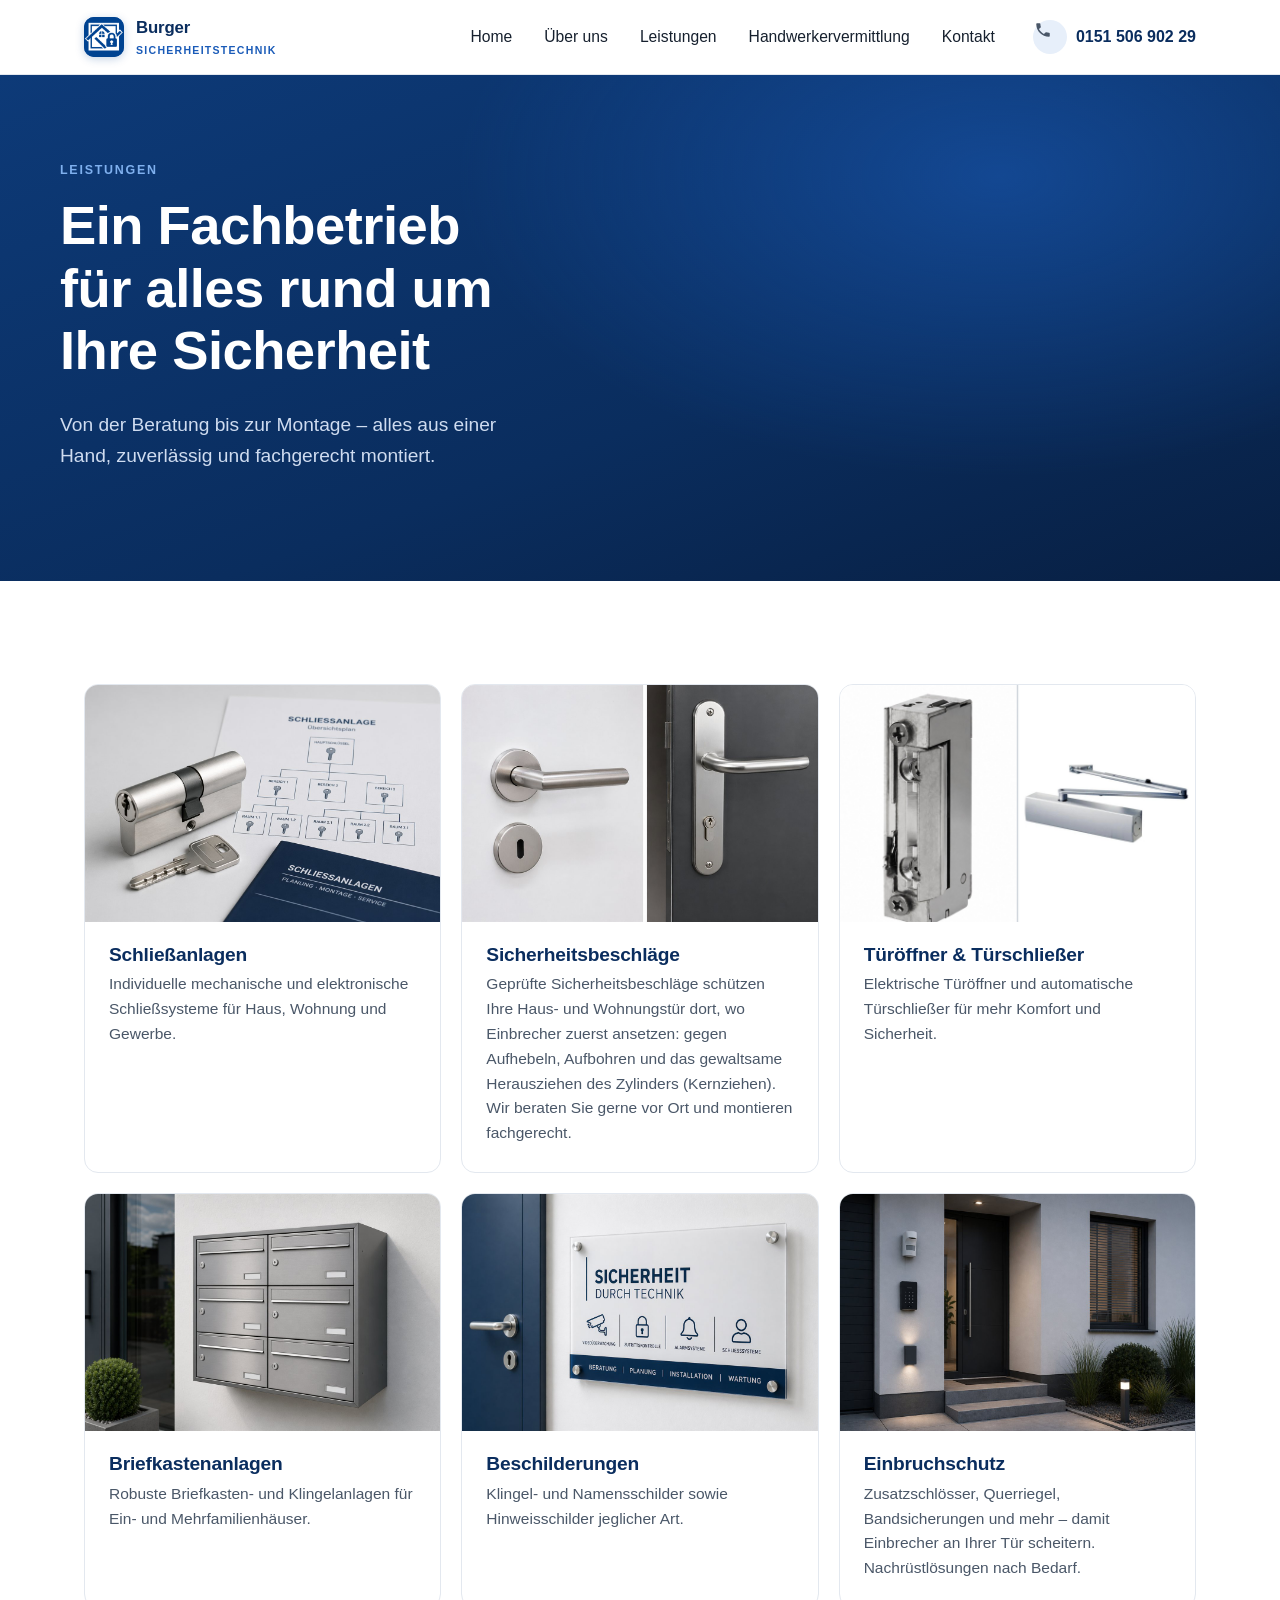
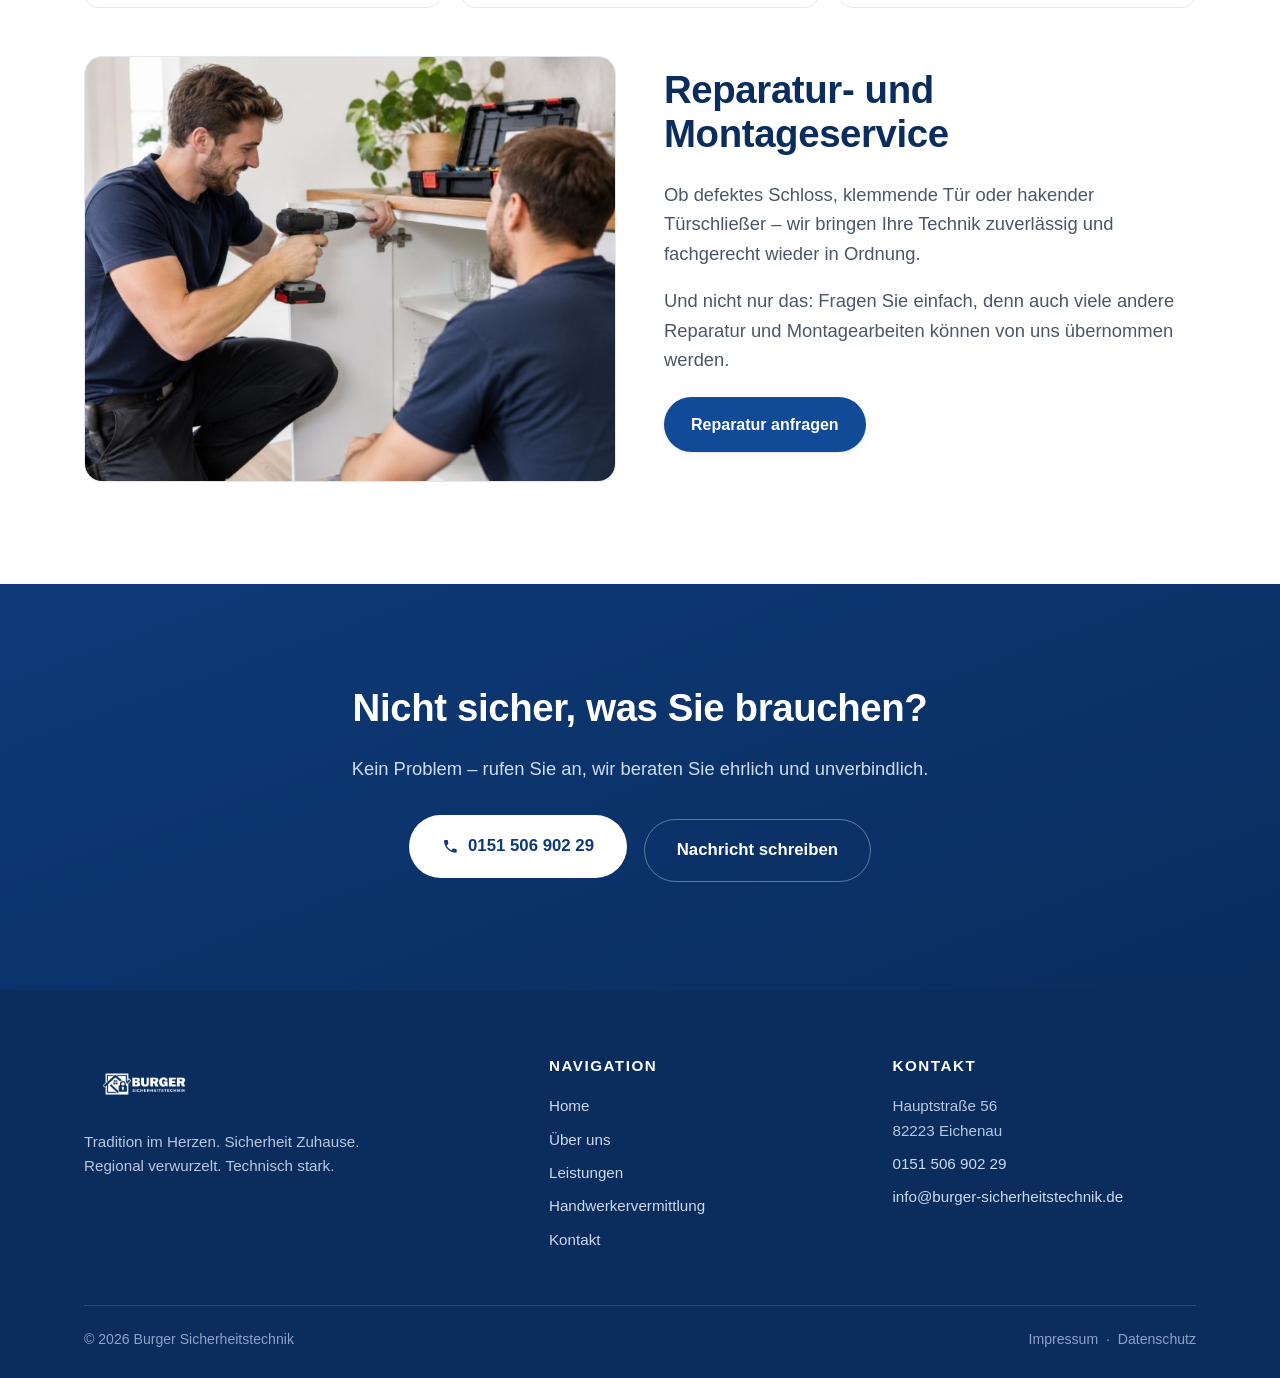
<file: leistungen.html>
<!doctype html>
<html lang="de">
<head>
  <meta charset="utf-8">
  <meta name="viewport" content="width=device-width, initial-scale=1">
  <title>Leistungen – Schließanlagen, Einbruchschutz &amp; mehr | Burger Sicherheitstechnik</title>
  <meta name="description" content="Alle Leistungen von Burger Sicherheitstechnik in Fürstenfeldbruck: Schließanlagen, Sicherheitsbeschläge, Türöffner & Türschließer, Briefkästen, Beschilderungen, Einbruchschutz sowie Reparaturservice & Montage.">
  <link rel="stylesheet" href="css/style.css?v=2">
  <link rel="icon" href="img/favicon.svg" type="image/svg+xml">
  <link rel="apple-touch-icon" href="img/logo/logo-cropped.jpg">
</head>
<body>

<header class="header">
  <div class="wrap header__inner">
    <a href="index.html" class="brand"><span class="brand__mark"><img src="img/logo/logo-cropped.jpg" alt="" width="40" height="40"></span><span>Burger<small>Sicherheitstechnik</small></span></a>
    <nav class="nav" id="nav">
      <a href="index.html">Home</a>
      <a href="ueber-uns.html">Über uns</a>
      <a href="leistungen.html">Leistungen</a>
      <a href="handwerkervermittlung.html">Handwerkervermittlung</a>
      <a href="kontakt.html">Kontakt</a>
    </nav>
    <div class="header__cta">
      <a href="tel:+4915150690229" class="phone"><span class="phone__ico"><svg viewBox="0 0 24 24" width="1em" height="1em" fill="currentColor" aria-hidden="true" style="vertical-align:-.14em"><path d="M6.6 10.8c1.4 2.8 3.8 5.1 6.6 6.6l2.2-2.2c.3-.3.7-.4 1-.2 1.1.4 2.3.6 3.6.6.6 0 1 .4 1 1V20c0 .6-.4 1-1 1C10.6 21 3 13.4 3 4c0-.6.4-1 1-1h3.5c.6 0 1 .4 1 1 0 1.2.2 2.4.6 3.6.1.4 0 .8-.2 1L6.6 10.8z"/></svg></span><span style="color:var(--blue-900);font-size:1rem;">0151 506 902 29</span></a>
      <button class="burger" id="burger" aria-label="Menü öffnen" aria-expanded="false"><span></span><span></span><span></span></button>
    </div>
  </div>
</header>

<section class="hero" style="background:var(--blue-900);">
  <div class="wrap" style="position:relative;padding:clamp(48px,7vw,80px) 0;">
    <span class="eyebrow" style="color:#7fb0ee;">Leistungen</span>
    <h1 style="color:#fff;max-width:16ch;">Ein Fachbetrieb für alles rund um Ihre Sicherheit</h1>
    <p class="hero__lead">Von der Beratung bis zur Montage – alles aus einer Hand, zuverlässig und fachgerecht montiert.</p>
  </div>
</section>

<section class="section">
  <div class="wrap">
    <div class="grid grid--3 reveal-grid">
      <div class="pcard">
        <div class="pcard__media"><img src="img/produkte/schliessanlagen.jpg" alt="Schließzylinder mit Schlüssel und Schließplan" loading="lazy"></div>
        <div class="pcard__body"><h3>Schließanlagen</h3><p>Individuelle mechanische und elektronische Schließsysteme für Haus, Wohnung und Gewerbe.</p></div>
      </div>
      <div class="pcard">
        <div class="pcard__media"><img src="img/produkte/beschlaege.jpg" alt="Geprüfter Sicherheitsbeschlag an einer Tür" loading="lazy"></div>
        <div class="pcard__body"><h3>Sicherheitsbeschläge</h3><p>Geprüfte Sicherheitsbeschläge schützen Ihre Haus- und Wohnungstür dort, wo Einbrecher zuerst ansetzen: gegen Aufhebeln, Aufbohren und das gewaltsame Herausziehen des Zylinders (Kernziehen). Wir beraten Sie gerne vor Ort und montieren fachgerecht.</p></div>
      </div>
      <div class="pcard">
        <div class="pcard__media"><img src="img/produkte/tueroeffner.jpg?v=2" alt="Elektrischer Türöffner und Türschließer" loading="lazy"></div>
        <div class="pcard__body"><h3>Türöffner &amp; Türschließer</h3><p>Elektrische Türöffner und automatische Türschließer für mehr Komfort und Sicherheit.</p></div>
      </div>
      <div class="pcard">
        <div class="pcard__media"><img src="img/produkte/briefkaesten.jpg" alt="Briefkastenanlage" loading="lazy"></div>
        <div class="pcard__body"><h3>Briefkastenanlagen</h3><p>Robuste Briefkasten- und Klingelanlagen für Ein- und Mehrfamilienhäuser.</p></div>
      </div>
      <div class="pcard">
        <div class="pcard__media"><img src="img/produkte/beschilderungen.jpg" alt="Klingel- und Namensschilder" loading="lazy"></div>
        <div class="pcard__body"><h3>Beschilderungen</h3><p>Klingel- und Namensschilder sowie Hinweisschilder jeglicher Art.</p></div>
      </div>
      <div class="pcard">
        <div class="pcard__media"><img src="img/produkte/einbruchschutz.jpg" alt="Einbruchschutz-Nachrüstung an einer Tür" loading="lazy"></div>
        <div class="pcard__body"><h3>Einbruchschutz</h3><p>Zusatzschlösser, Querriegel, Bandsicherungen und mehr – damit Einbrecher an Ihrer Tür scheitern. Nachrüstlösungen nach Bedarf.</p></div>
      </div>
    </div>

    <!-- Reparatur als hervorgehobenes Feature mit Bild -->
    <div class="split reveal" style="margin-top:48px;align-items:center;">
      <div class="split__media has-img"><img src="img/produkte/reparatur.jpg" alt="Reparaturservice und Montage an einer Tür" loading="lazy"></div>
      <div>
        <h2>Reparatur- und Montageservice</h2>
        <p class="lead">Ob defektes Schloss, klemmende Tür oder hakender Türschließer – wir bringen Ihre Technik zuverlässig und fachgerecht wieder in Ordnung.</p>
        <p class="lead">Und nicht nur das: Fragen Sie einfach, denn auch viele andere Reparatur und Montagearbeiten können von uns übernommen werden.</p>
        <p style="margin-top:22px;"><a href="kontakt.html" class="btn btn--primary">Reparatur anfragen</a></p>
      </div>
    </div>
  </div>
</section>

<section class="section section--blue cta-band">
  <div class="wrap reveal">
    <h2>Nicht sicher, was Sie brauchen?</h2>
    <p class="lead" style="color:#cfdcf0;margin:0 auto 26px;">Kein Problem – rufen Sie an, wir beraten Sie ehrlich und unverbindlich.</p>
    <a href="tel:+4915150690229" class="btn btn--white btn--lg"><svg viewBox="0 0 24 24" width="1em" height="1em" fill="currentColor" aria-hidden="true" style="vertical-align:-.14em"><path d="M6.6 10.8c1.4 2.8 3.8 5.1 6.6 6.6l2.2-2.2c.3-.3.7-.4 1-.2 1.1.4 2.3.6 3.6.6.6 0 1 .4 1 1V20c0 .6-.4 1-1 1C10.6 21 3 13.4 3 4c0-.6.4-1 1-1h3.5c.6 0 1 .4 1 1 0 1.2.2 2.4.6 3.6.1.4 0 .8-.2 1L6.6 10.8z"/></svg>0151 506 902 29</a>
    <a href="kontakt.html" class="btn btn--ghost btn--lg" style="color:#fff;border-color:rgba(255,255,255,.35);">Nachricht schreiben</a>
  </div>
</section>

<footer class="footer">
  <div class="wrap">
    <div class="footer__grid">
      <div>
        <div class="footer__brand"><img src="img/logo/logo.png" alt="Burger Sicherheitstechnik" style="height:60px;width:auto;"></div>
        <p>Tradition im Herzen. Sicherheit Zuhause.<br>Regional verwurzelt. Technisch stark.</p>
      </div>
      <div><h4>Navigation</h4><ul><li><a href="index.html">Home</a></li><li><a href="ueber-uns.html">Über uns</a></li><li><a href="leistungen.html">Leistungen</a></li><li><a href="handwerkervermittlung.html">Handwerkervermittlung</a></li><li><a href="kontakt.html">Kontakt</a></li></ul></div>
      <div><h4>Kontakt</h4><ul><li>Hauptstraße 56<br>82223 Eichenau</li><li><a href="tel:+4915150690229">0151 506 902 29</a></li><li><a href="mailto:info@burger-sicherheitstechnik.de">info@burger-sicherheitstechnik.de</a></li></ul></div>
    </div>
    <div class="footer__bar">
      <span>© 2026 Burger Sicherheitstechnik</span>
      <span><a href="impressum.html">Impressum</a> &nbsp;·&nbsp; <a href="datenschutz.html">Datenschutz</a></span>
    </div>
  </div>
</footer>

<script src="js/main.js"></script>
</body>
</html>
</file>
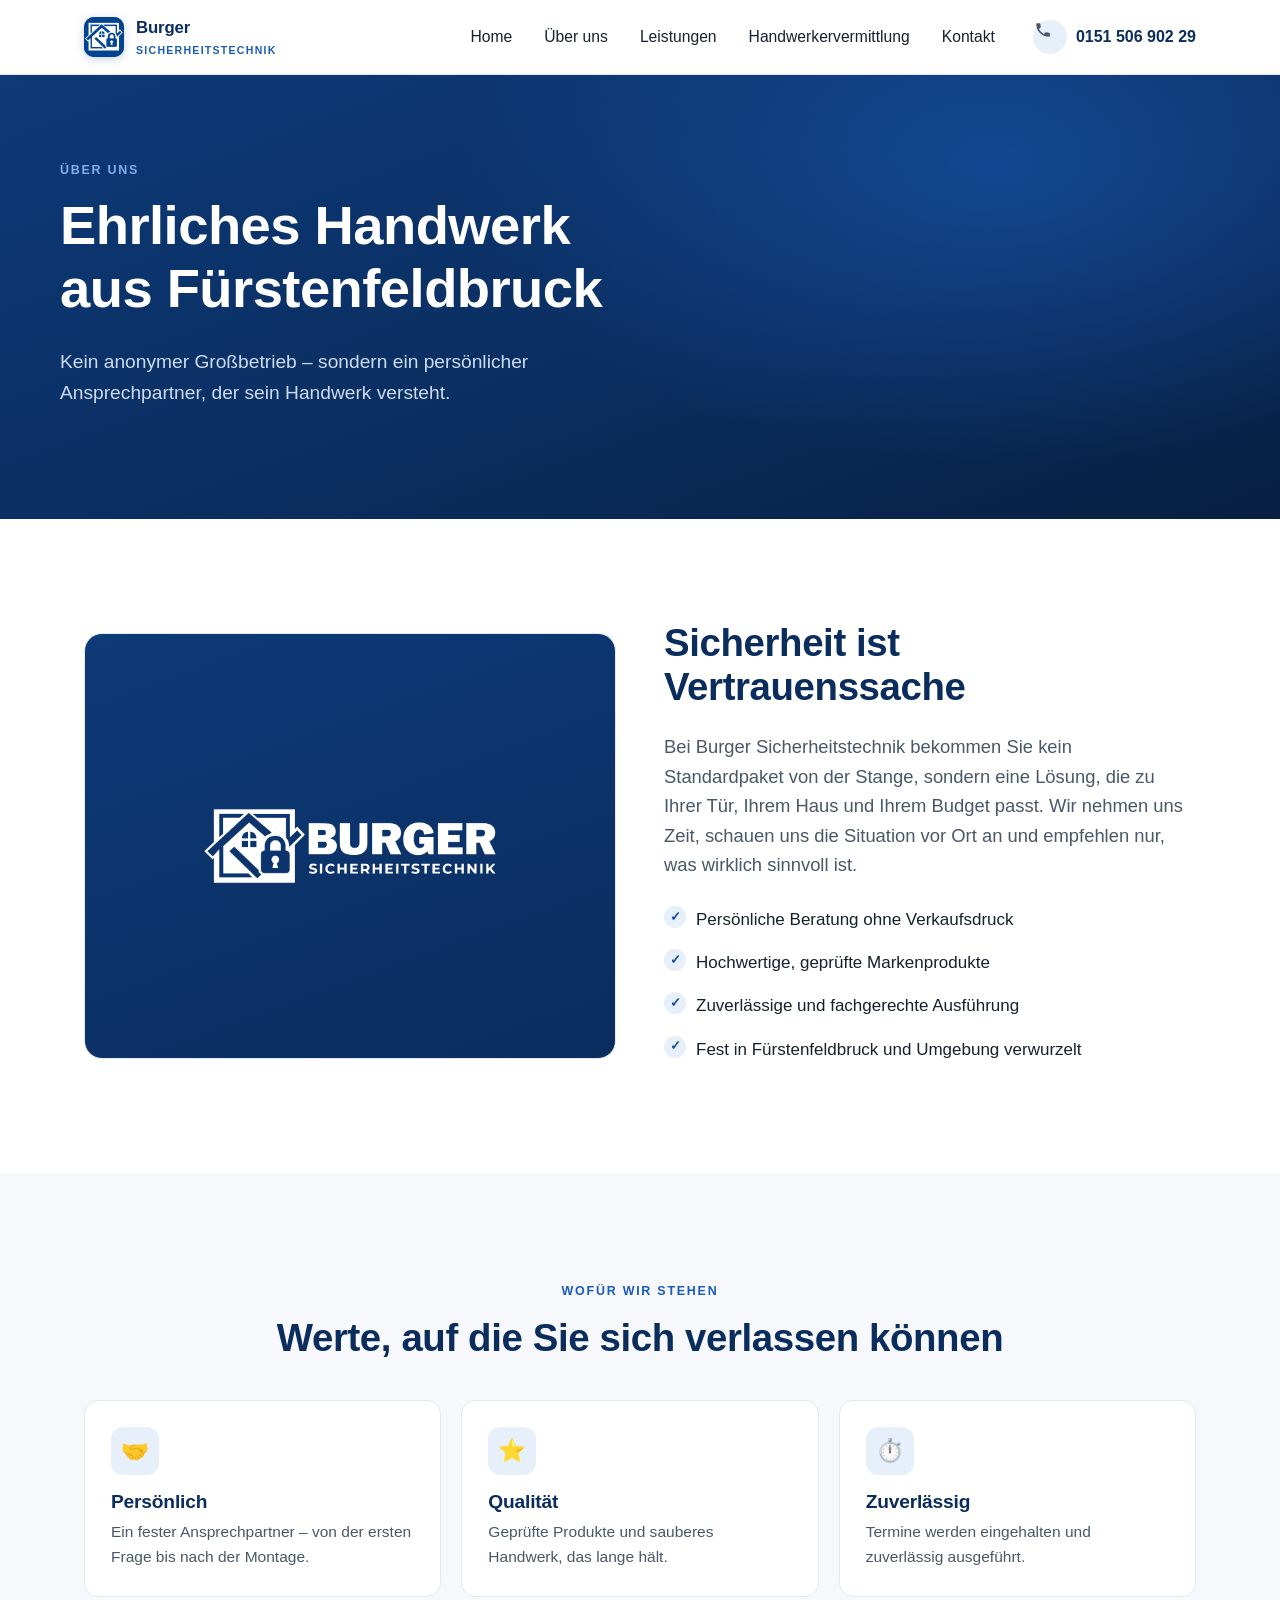
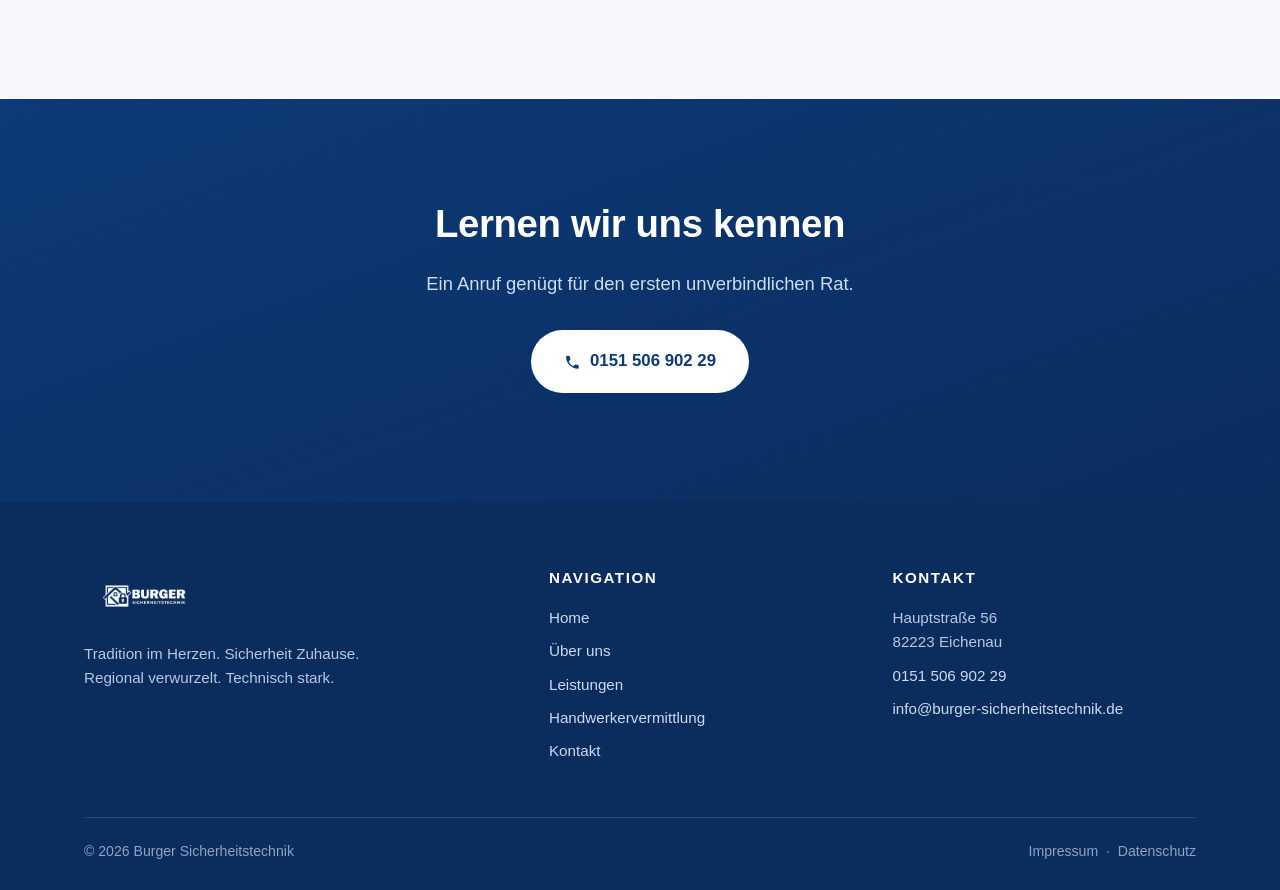
<file: ueber-uns.html>
<!doctype html>
<html lang="de">
<head>
  <meta charset="utf-8">
  <meta name="viewport" content="width=device-width, initial-scale=1">
  <title>Über uns – Burger Sicherheitstechnik in Fürstenfeldbruck</title>
  <meta name="description" content="Burger Sicherheitstechnik: persönlicher Fachbetrieb für Sicherheitstechnik in Fürstenfeldbruck. Ehrliches Handwerk, hochwertige Produkte, zuverlässige und fachgerechte Ausführung.">
  <link rel="stylesheet" href="css/style.css?v=2">
  <link rel="icon" href="img/favicon.svg" type="image/svg+xml">
  <link rel="apple-touch-icon" href="img/logo/logo-cropped.jpg">
</head>
<body>

<header class="header">
  <div class="wrap header__inner">
    <a href="index.html" class="brand"><span class="brand__mark"><img src="img/logo/logo-cropped.jpg" alt="" width="40" height="40"></span><span>Burger<small>Sicherheitstechnik</small></span></a>
    <nav class="nav" id="nav">
      <a href="index.html">Home</a>
      <a href="ueber-uns.html">Über uns</a>
      <a href="leistungen.html">Leistungen</a>
      <a href="handwerkervermittlung.html">Handwerkervermittlung</a>
      <a href="kontakt.html">Kontakt</a>
    </nav>
    <div class="header__cta">
      <a href="tel:+4915150690229" class="phone"><span class="phone__ico"><svg viewBox="0 0 24 24" width="1em" height="1em" fill="currentColor" aria-hidden="true" style="vertical-align:-.14em"><path d="M6.6 10.8c1.4 2.8 3.8 5.1 6.6 6.6l2.2-2.2c.3-.3.7-.4 1-.2 1.1.4 2.3.6 3.6.6.6 0 1 .4 1 1V20c0 .6-.4 1-1 1C10.6 21 3 13.4 3 4c0-.6.4-1 1-1h3.5c.6 0 1 .4 1 1 0 1.2.2 2.4.6 3.6.1.4 0 .8-.2 1L6.6 10.8z"/></svg></span><span style="color:var(--blue-900);font-size:1rem;">0151 506 902 29</span></a>
      <button class="burger" id="burger" aria-label="Menü öffnen" aria-expanded="false"><span></span><span></span><span></span></button>
    </div>
  </div>
</header>

<section class="hero" style="background:var(--blue-900);">
  <div class="wrap" style="position:relative;padding:clamp(48px,7vw,80px) 0;">
    <span class="eyebrow" style="color:#7fb0ee;">Über uns</span>
    <h1 style="color:#fff;max-width:18ch;">Ehrliches Handwerk aus Fürstenfeldbruck</h1>
    <p class="hero__lead">Kein anonymer Großbetrieb – sondern ein persönlicher Ansprechpartner, der sein Handwerk versteht.</p>
  </div>
</section>

<section class="section">
  <div class="wrap split">
    <div class="split__media reveal" style="background:linear-gradient(160deg,#0d3a78,#0a2d5e);display:grid;place-items:center;padding:10%;"><img src="img/logo/logo.png" alt="Burger Sicherheitstechnik" style="width:100%;height:auto;max-height:100%;object-fit:contain;" loading="lazy"></div>
    <div class="reveal">
      <h2>Sicherheit ist Vertrauenssache</h2>
      <p class="lead">Bei Burger Sicherheitstechnik bekommen Sie kein Standardpaket von der Stange, sondern eine Lösung, die zu Ihrer Tür, Ihrem Haus und Ihrem Budget passt. Wir nehmen uns Zeit, schauen uns die Situation vor Ort an und empfehlen nur, was wirklich sinnvoll ist.</p>
      <ul class="ul-check">
        <li>Persönliche Beratung ohne Verkaufsdruck</li>
        <li>Hochwertige, geprüfte Markenprodukte</li>
        <li>Zuverlässige und fachgerechte Ausführung</li>
        <li>Fest in Fürstenfeldbruck und Umgebung verwurzelt</li>
      </ul>
    </div>
  </div>
</section>

<section class="section section--soft">
  <div class="wrap center reveal">
    <span class="eyebrow">Wofür wir stehen</span>
    <h2>Werte, auf die Sie sich verlassen können</h2>
    <div class="grid grid--3 reveal-grid" style="margin-top:40px;text-align:left;">
      <div class="card"><div class="card__ico">🤝</div><h3>Persönlich</h3><p>Ein fester Ansprechpartner – von der ersten Frage bis nach der Montage.</p></div>
      <div class="card"><div class="card__ico">⭐</div><h3>Qualität</h3><p>Geprüfte Produkte und sauberes Handwerk, das lange hält.</p></div>
      <div class="card"><div class="card__ico">⏱️</div><h3>Zuverlässig</h3><p>Termine werden eingehalten und zuverlässig ausgeführt.</p></div>
    </div>
  </div>
</section>

<section class="section section--blue cta-band">
  <div class="wrap reveal">
    <h2>Lernen wir uns kennen</h2>
    <p class="lead" style="color:#cfdcf0;margin:0 auto 26px;">Ein Anruf genügt für den ersten unverbindlichen Rat.</p>
    <a href="tel:+4915150690229" class="btn btn--white btn--lg"><svg viewBox="0 0 24 24" width="1em" height="1em" fill="currentColor" aria-hidden="true" style="vertical-align:-.14em"><path d="M6.6 10.8c1.4 2.8 3.8 5.1 6.6 6.6l2.2-2.2c.3-.3.7-.4 1-.2 1.1.4 2.3.6 3.6.6.6 0 1 .4 1 1V20c0 .6-.4 1-1 1C10.6 21 3 13.4 3 4c0-.6.4-1 1-1h3.5c.6 0 1 .4 1 1 0 1.2.2 2.4.6 3.6.1.4 0 .8-.2 1L6.6 10.8z"/></svg>0151 506 902 29</a>
  </div>
</section>

<footer class="footer">
  <div class="wrap">
    <div class="footer__grid">
      <div>
        <div class="footer__brand"><img src="img/logo/logo.png" alt="Burger Sicherheitstechnik" style="height:60px;width:auto;"></div>
        <p>Tradition im Herzen. Sicherheit Zuhause.<br>Regional verwurzelt. Technisch stark.</p>
      </div>
      <div><h4>Navigation</h4><ul><li><a href="index.html">Home</a></li><li><a href="ueber-uns.html">Über uns</a></li><li><a href="leistungen.html">Leistungen</a></li><li><a href="handwerkervermittlung.html">Handwerkervermittlung</a></li><li><a href="kontakt.html">Kontakt</a></li></ul></div>
      <div><h4>Kontakt</h4><ul><li>Hauptstraße 56<br>82223 Eichenau</li><li><a href="tel:+4915150690229">0151 506 902 29</a></li><li><a href="mailto:info@burger-sicherheitstechnik.de">info@burger-sicherheitstechnik.de</a></li></ul></div>
    </div>
    <div class="footer__bar">
      <span>© 2026 Burger Sicherheitstechnik</span>
      <span><a href="impressum.html">Impressum</a> &nbsp;·&nbsp; <a href="datenschutz.html">Datenschutz</a></span>
    </div>
  </div>
</footer>

<script src="js/main.js"></script>
</body>
</html>
</file>
<file: css/style.css>
/* =========================================================
   Burger Sicherheitstechnik – Design System
   Farbwelt: Blau (Logo), warmes Neutral, viel Ruhe
   Reine System-Schriften (kein Google Fonts -> DSGVO-sicher)
   ========================================================= */

:root {
  /* Marke */
  --blue-900: #0a2d5e;
  --blue-800: #0d3a78;
  --blue-700: #114a97;   /* Primär, nah am Logo-Blau */
  --blue-600: #1a5bb8;
  --blue-100: #e7effa;
  --blue-050: #f4f8fd;

  --ink: #16202e;        /* Fließtext */
  --ink-soft: #4a5768;   /* Sekundärtext */
  --line: #e3e8ef;       /* Trennlinien */
  --bg: #ffffff;
  --bg-soft: #f6f8fb;

  --white: #ffffff;
  --amber: #f5a623;      /* Akzent für CTA-Aufmerksamkeit (sparsam) */

  --radius: 14px;
  --radius-sm: 10px;
  --shadow-sm: 0 1px 2px rgba(16, 32, 54, .06), 0 2px 8px rgba(16, 32, 54, .05);
  --shadow-md: 0 8px 30px rgba(16, 32, 54, .10);

  --wrap: 1160px;
  --font: -apple-system, BlinkMacSystemFont, "Segoe UI", Roboto, "Helvetica Neue", Arial, sans-serif;

  --ease: cubic-bezier(.22, .61, .36, 1);
}

/* ---------- Reset / Basis ---------- */
* { box-sizing: border-box; }
html { scroll-behavior: smooth; -webkit-text-size-adjust: 100%; }
body {
  margin: 0;
  font-family: var(--font);
  color: var(--ink);
  background: var(--bg);
  line-height: 1.6;
  font-size: 17px;
  -webkit-font-smoothing: antialiased;
}
img { max-width: 100%; display: block; }
a { color: var(--blue-700); text-decoration: none; }
h1, h2, h3 { line-height: 1.15; color: var(--blue-900); font-weight: 700; letter-spacing: -.01em; }
h1 { font-size: clamp(2.1rem, 5vw, 3.4rem); margin: 0 0 .5em; }
h2 { font-size: clamp(1.6rem, 3.4vw, 2.4rem); margin: 0 0 .6em; }
h3 { font-size: 1.2rem; margin: 0 0 .4em; }
p { margin: 0 0 1em; }

.wrap { width: 100%; max-width: var(--wrap); margin: 0 auto; padding: 0 24px; }
.section { padding: clamp(56px, 8vw, 104px) 0; }
.section--soft { background: var(--bg-soft); }
.section--blue { background: linear-gradient(160deg, var(--blue-800), var(--blue-900)); color: #dfe8f5; }
.section--blue h2 { color: #fff; }

.eyebrow {
  display: inline-block;
  font-size: .78rem; font-weight: 700; letter-spacing: .14em;
  text-transform: uppercase; color: var(--blue-600);
  margin-bottom: 14px;
}
.section--blue .eyebrow { color: #7fb0ee; }
.lead { font-size: 1.15rem; color: var(--ink-soft); max-width: 60ch; }
.center { text-align: center; }
.center .lead { margin-left: auto; margin-right: auto; }

/* ---------- Buttons ---------- */
.btn {
  display: inline-flex; align-items: center; gap: .55em;
  font-weight: 600; font-size: 1rem;
  padding: 14px 26px; border-radius: 999px;
  border: 1px solid transparent; cursor: pointer;
  transition: transform .15s var(--ease), background .2s, box-shadow .2s;
  white-space: nowrap;
}
.btn:hover { transform: translateY(-2px); }
.btn--primary { background: var(--blue-700); color: #fff; box-shadow: var(--shadow-sm); }
.btn--primary:hover { background: var(--blue-800); box-shadow: var(--shadow-md); }
.btn--ghost { background: transparent; color: var(--blue-900); border-color: var(--line); }
.btn--ghost:hover { border-color: var(--blue-600); color: var(--blue-700); }
.btn--white { background: #fff; color: var(--blue-800); }
.btn--white:hover { background: #eef4fc; }
.btn--lg { padding: 17px 32px; font-size: 1.05rem; }

/* ---------- Header ---------- */
.header {
  position: sticky; top: 0; z-index: 50;
  background: rgba(255,255,255,.9);
  backdrop-filter: saturate(180%) blur(10px);
  border-bottom: 1px solid var(--line);
  transition: box-shadow .3s var(--ease), background .3s var(--ease);
}
.header.is-scrolled {
  background: rgba(255,255,255,.96);
  box-shadow: 0 6px 24px rgba(16, 32, 54, .08);
}
.header__inner {
  display: flex; align-items: center; gap: 24px;
  height: 74px;
  transition: height .3s var(--ease);
}
.header.is-scrolled .header__inner { height: 64px; }
.brand { display: flex; align-items: center; gap: 12px; font-weight: 800; color: var(--blue-900); font-size: 1.05rem; letter-spacing: -.01em; }
.brand__mark {
  width: 40px; height: 40px; border-radius: 10px;
  background: var(--blue-700); color: #fff;
  display: grid; place-items: center; font-size: 1.1rem;
  flex: none; overflow: hidden;
  box-shadow: 0 2px 8px rgba(17, 74, 151, .25);
  transition: width .3s var(--ease), height .3s var(--ease);
}
.brand__mark img { width: 100%; height: 100%; object-fit: cover; }
.header.is-scrolled .brand__mark { width: 36px; height: 36px; }
.brand small { display: block; font-weight: 600; font-size: .66rem; letter-spacing: .12em; color: var(--blue-600); text-transform: uppercase; }

.nav { display: flex; align-items: center; gap: 4px; margin-left: auto; }
.nav a {
  color: var(--ink); font-weight: 500; font-size: .98rem;
  padding: 9px 14px; border-radius: 8px;
  transition: background .15s, color .15s;
}
.nav a:hover { background: var(--blue-050); color: var(--blue-700); }

.header__cta { display: flex; align-items: center; gap: 14px; }
.phone {
  display: inline-flex; align-items: center; gap: 9px;
  font-weight: 700; color: var(--blue-900); white-space: nowrap;
}
.phone span { font-size: .72rem; font-weight: 600; color: var(--ink-soft); display: block; }
.phone__ico { width: 34px; height: 34px; border-radius: 50%; background: var(--blue-100); color: var(--blue-700); display: grid; place-items: center; flex: none; }
.phone__ico svg { width: 18px; height: 18px; display: block; transform: translate(1px, 1px); }

.burger { display: none; background: none; border: 0; padding: 8px; cursor: pointer; }
.burger span { display: block; width: 24px; height: 2px; background: var(--blue-900); margin: 5px 0; transition: .25s; }

/* ---------- Hero ---------- */
.hero { position: relative; overflow: hidden; background: var(--blue-900); color: #fff; }
.hero::before {
  content: ""; position: absolute; inset: 0;
  background:
    radial-gradient(900px 500px at 78% 20%, rgba(26,91,184,.55), transparent 60%),
    linear-gradient(160deg, #0d3a78 0%, #0a2d5e 60%, #081f42 100%);
}
.hero__inner { position: relative; display: grid; grid-template-columns: 1.05fr .95fr; gap: 48px; align-items: center; padding: clamp(56px, 8vw, 96px) 0; }
.hero h1 { color: #fff; }
.hero__lead { font-size: 1.2rem; color: #cfdcf0; max-width: 46ch; margin-bottom: 30px; }
.hero__actions { display: flex; gap: 14px; flex-wrap: wrap; }
.hero__trust { margin-top: 30px; display: flex; gap: 26px; flex-wrap: wrap; color: #b7c8e2; font-size: .92rem; }
.hero__trust b { color: #fff; display: block; font-size: 1.3rem; }
.hero__visual {
  aspect-ratio: 4/3; border-radius: 18px; background: rgba(255,255,255,.06);
  border: 1px solid rgba(255,255,255,.14);
  display: grid; place-items: center; color: #9fb6d8; text-align: center; padding: 24px;
  box-shadow: var(--shadow-md);
}

/* ---------- Leistungen Grid ---------- */
.grid { display: grid; gap: 20px; }
.grid--3 { grid-template-columns: repeat(3, 1fr); }
.grid--4 { grid-template-columns: repeat(4, 1fr); }

.card {
  background: #fff; border: 1px solid var(--line); border-radius: var(--radius);
  padding: 26px; transition: transform .18s var(--ease), box-shadow .2s, border-color .2s;
}
.card:hover { transform: translateY(-4px); box-shadow: var(--shadow-md); border-color: var(--blue-100); }
.card__ico {
  width: 48px; height: 48px; border-radius: 12px; margin-bottom: 16px;
  background: var(--blue-100); color: var(--blue-700);
  display: grid; place-items: center; font-size: 1.4rem;
}
.card p { color: var(--ink-soft); margin: 0; font-size: .97rem; }

/* ---------- Ablauf (Schritte) ---------- */
.steps { display: grid; grid-template-columns: repeat(4, 1fr); gap: 22px; counter-reset: step; }
.step { position: relative; padding-top: 8px; }
.step__num {
  width: 40px; height: 40px; border-radius: 50%; background: rgba(255,255,255,.12);
  color: #fff; display: grid; place-items: center; font-weight: 700; margin-bottom: 14px;
  border: 1px solid rgba(255,255,255,.2);
}
.step h3 { color: #fff; }
.step p { color: #c3d3ea; font-size: .95rem; margin: 0; }

/* ---------- Split (Über uns) ---------- */
.split { display: grid; grid-template-columns: 1fr 1fr; gap: 48px; align-items: center; }
.split__media { aspect-ratio: 5/4; border-radius: 18px; background: var(--blue-050); border: 1px solid var(--line); display: grid; place-items: center; color: var(--ink-soft); text-align: center; padding: 20px; }
.ul-check { list-style: none; padding: 0; margin: 18px 0 0; }
.ul-check li { padding: 8px 0 8px 32px; position: relative; }
.ul-check li::before { content: "✓"; position: absolute; left: 0; top: 8px; width: 22px; height: 22px; border-radius: 50%; background: var(--blue-100); color: var(--blue-700); display: grid; place-items: center; font-size: .8rem; font-weight: 700; }

/* ---------- FAQ ---------- */
.faq { max-width: 760px; margin: 0 auto; }
.faq details { border: 1px solid var(--line); border-radius: var(--radius-sm); padding: 4px 20px; margin-bottom: 12px; background: #fff; }
.faq summary { cursor: pointer; font-weight: 600; padding: 16px 0; list-style: none; display: flex; justify-content: space-between; align-items: center; color: var(--blue-900); }
.faq summary::-webkit-details-marker { display: none; }
.faq summary::after { content: "+"; font-size: 1.4rem; color: var(--blue-600); font-weight: 400; }
.faq details[open] summary::after { content: "–"; }
.faq details p { color: var(--ink-soft); margin: 0 0 16px; }

/* ---------- CTA Band ---------- */
.cta-band { text-align: center; }
.cta-band .btn { margin: 6px; }

/* ---------- Footer ---------- */
.footer { background: var(--blue-900); color: #b9c8e0; padding: 64px 0 28px; font-size: .95rem; }
.footer a { color: #cdd9ee; }
.footer a:hover { color: #fff; }
.footer__grid { display: grid; grid-template-columns: 1.4fr 1fr 1fr; gap: 40px; }
.footer h4 { color: #fff; font-size: .95rem; text-transform: uppercase; letter-spacing: .1em; margin: 0 0 16px; }
.footer ul { list-style: none; padding: 0; margin: 0; }
.footer li { margin-bottom: 9px; }
.footer__brand { display: flex; align-items: center; gap: 12px; margin-bottom: 16px; color: #fff; font-weight: 800; }
.footer__bar { border-top: 1px solid rgba(255,255,255,.12); margin-top: 44px; padding-top: 22px; display: flex; justify-content: space-between; flex-wrap: wrap; gap: 12px; font-size: .88rem; color: #8ea3c4; }
.footer__bar a { color: #8ea3c4; }

/* ---------- Reveal (funktioniert IMMER, endet sichtbar) ---------- */
.reveal { opacity: 0; transform: translateY(18px); transition: opacity .6s var(--ease), transform .6s var(--ease); }
.reveal.is-in { opacity: 1; transform: none; }

/* Gestaffelte Reveal-Animation für Karten-Grids (Kinder nacheinander) */
.reveal-grid > * { opacity: 0; transform: translateY(20px); transition: opacity .6s var(--ease), transform .6s var(--ease); }
.reveal-grid.is-in > * { opacity: 1; transform: none; }
.reveal-grid.is-in > *:nth-child(2) { transition-delay: .07s; }
.reveal-grid.is-in > *:nth-child(3) { transition-delay: .14s; }
.reveal-grid.is-in > *:nth-child(4) { transition-delay: .21s; }
.reveal-grid.is-in > *:nth-child(5) { transition-delay: .28s; }
.reveal-grid.is-in > *:nth-child(6) { transition-delay: .35s; }
.reveal-grid.is-in > *:nth-child(7) { transition-delay: .42s; }

@media (prefers-reduced-motion: reduce) {
  .reveal, .reveal-grid > * { opacity: 1; transform: none; transition: none; }
}

/* ---------- Mobile ---------- */
@media (max-width: 900px) {
  .hero__inner, .split { grid-template-columns: 1fr; }
  .hero__visual { order: -1; }
  .grid--3, .grid--4, .steps { grid-template-columns: 1fr 1fr; }
  .footer__grid { grid-template-columns: 1fr 1fr; }
}
@media (max-width: 720px) {
  .nav, .header__cta .phone span { display: none; }
  .burger { display: block; }
  .nav {
    position: fixed; inset: 74px 0 auto 0; flex-direction: column; align-items: stretch;
    background: #fff; border-bottom: 1px solid var(--line); padding: 12px 16px;
    box-shadow: var(--shadow-md); gap: 2px; transform: translateY(-140%); transition: transform .3s var(--ease);
  }
  .nav.is-open { display: flex; transform: none; }
  .nav a { padding: 14px; font-size: 1.05rem; }
  .grid--3, .grid--4, .steps, .footer__grid { grid-template-columns: 1fr; }
  body { font-size: 16px; }
}

/* =========================================================
   HERO-SLIDESHOW  (Vollbild, Ken-Burns + sanftes Crossfade)
   ========================================================= */
.hero-slider {
  position: relative; overflow: hidden;
  height: min(86vh, 760px); min-height: 500px;
  background: var(--blue-900);
}
.hero-slider__track { position: absolute; inset: 0; }
.hero-slider__slide {
  position: absolute; inset: 0;
  background-size: cover; background-position: center;
  opacity: 0; transform: scale(1.08);
  transition: opacity 1.2s var(--ease);
  will-change: opacity, transform;
}
.hero-slider__slide.is-active {
  opacity: 1;
  animation: kenburns 8s var(--ease) forwards;
}
@keyframes kenburns { from { transform: scale(1.08); } to { transform: scale(1); } }
/* Hero-Bilder (Desktop): Querformat mit Logo */
.hero-slider__slide--1 { background-image: url('../img/slider/slide-1.jpg'); }
.hero-slider__slide--2 { background-image: url('../img/slider/slide-2.jpg'); }
.hero-slider__slide--3 { background-image: url('../img/slider/slide-3.jpg'); }

/* Scrim: oben leicht, unten kräftiger -> Text unten immer lesbar */
.hero-slider__scrim {
  position: absolute; inset: 0; z-index: 1;
  background:
    linear-gradient(180deg, rgba(8,25,55,.24) 0%, rgba(8,25,55,.10) 45%, rgba(8,25,55,.40) 100%),
    linear-gradient(90deg, rgba(8,25,55,.22) 0%, rgba(8,25,55,0) 42%, rgba(8,25,55,.30) 100%);
}
.hero-slider__inner {
  position: relative; z-index: 2; height: 100%;
  display: flex; align-items: flex-end;
  padding-bottom: clamp(40px, 6vw, 76px);
  padding-top: clamp(24px, 5vw, 48px);
}
.hero-slider__content {
  max-width: 620px; color: #fff;
  padding: clamp(26px, 3vw, 44px);
  border-radius: 22px;
  background: linear-gradient(135deg, rgba(9,24,48,.64), rgba(9,24,48,.44));
  -webkit-backdrop-filter: blur(10px) saturate(120%);
  backdrop-filter: blur(10px) saturate(120%);
  border: 1px solid rgba(255,255,255,.10);
  box-shadow: 0 24px 60px rgba(0,0,0,.30);
}
.hero-slider__content h1 { color: #fff; }
.hero-slider__content .hero__lead { color: #eaf1fb; }

/* Navigations-Punkte */
.hero-slider__dots {
  position: absolute; z-index: 3; left: 0; right: 0; bottom: 20px;
  display: flex; gap: 10px; justify-content: center;
}
.hero-slider__dots button {
  width: 34px; height: 4px; border-radius: 999px; border: 0; padding: 0;
  background: rgba(255,255,255,.4); cursor: pointer;
  transition: background .3s, transform .3s;
}
.hero-slider__dots button:hover { background: rgba(255,255,255,.7); }
.hero-slider__dots button.is-active { background: #fff; }

/* Einheitliches Marken-Logo rechts (liegt über allen Slides, wie Slide 1) */
.hero-slider__brand {
  position: absolute; z-index: 2; top: 24%;
  right: clamp(24px, 5vw, 72px);
  display: flex; align-items: center; gap: 16px;
  pointer-events: none;
}
.hero-slider__brand img {
  width: clamp(58px, 6.5vw, 86px); height: auto; border-radius: 15px;
  box-shadow: 0 8px 24px rgba(0,0,0,.32);
}
.hero-slider__brand .wm { line-height: 1; text-shadow: 0 2px 12px rgba(0,0,0,.55); }
.hero-slider__brand .wm b {
  display: block; color: #fff; font-weight: 800;
  font-size: clamp(1.7rem, 3vw, 2.5rem); letter-spacing: .02em;
}
.hero-slider__brand .wm i {
  display: block; font-style: normal; color: #cfe0f6;
  font-size: clamp(.62rem, .95vw, .8rem); font-weight: 600;
  letter-spacing: .26em; margin-top: .4em;
}
@media (max-width: 900px) { .hero-slider__brand { display: none; } }

/* =========================================================
   HERO-SPLIT  (Text links im blauen Kasten, Slides klar rechts)
   ========================================================= */
.hero-split {
  background: var(--bg); padding: clamp(20px, 3vw, 40px) 0;
  min-height: calc(100svh - 74px);
  display: flex; align-items: stretch;
}
.hero-split__inner {
  width: 100%;
  display: grid; grid-template-columns: 1fr 1.08fr;
  gap: clamp(18px, 2.4vw, 32px); align-items: stretch;
}
.hero-split__text {
  background: linear-gradient(160deg, var(--blue-800), var(--blue-900));
  color: #fff; border-radius: 24px;
  padding: clamp(30px, 4vw, 56px);
  box-shadow: var(--shadow-md);
  position: relative; overflow: hidden;
}
.hero-split__text::before {
  content: ""; position: absolute; inset: 0; pointer-events: none;
  background: radial-gradient(600px 380px at 88% 8%, rgba(26,91,184,.45), transparent 62%);
}
.hero-split__text > * { position: relative; }
.hero-split__text h1 { color: #fff; }
.hero-split__text .eyebrow { color: #9cc2f0; }
.hero-split__text .hero__lead { color: #cfe0f6; max-width: none; }
.hero-split__text .hero__trust { color: #b7c8e2; }
.hero-split__text .hero__trust b { color: #fff; }

.hero-split__media {
  position: relative; min-height: 380px;
  border-radius: 24px; overflow: hidden;
  box-shadow: var(--shadow-md); background: var(--blue-900);
}
.hero-split__media .hero-slider {
  position: absolute; inset: 0; height: 100%; min-height: 0;
}
/* dezenter Verlauf unten, damit die weißen Punkte immer sichtbar sind */
.hero-split__media::after {
  content: ""; position: absolute; left: 0; right: 0; bottom: 0; height: 90px;
  background: linear-gradient(transparent, rgba(8,25,55,.42)); pointer-events: none; z-index: 1;
}
.hero-split__media .hero-slider__dots { z-index: 2; }

@media (max-width: 900px) {
  .hero-split { min-height: 0; display: block; }
  .hero-split__inner { grid-template-columns: 1fr; }
  .hero-split__media { aspect-ratio: 16 / 11; min-height: 0; }
}

/* =========================================================
   HERO – Full-Bleed Bild-Band oben + blauer Balken darunter
   ========================================================= */
.hero-band {
  position: relative; width: 100%;
  height: clamp(420px, 62vh, 660px);
  overflow: hidden; background: var(--blue-900);
}
.hero-band .hero-slider {
  position: absolute; inset: 0; height: 100%; min-height: 0;
}
/* weicher Übergang ins blaue Band unten */
.hero-band::after {
  content: ""; position: absolute; left: 0; right: 0; bottom: 0; height: 130px;
  background: linear-gradient(transparent, rgba(10,45,94,.60)); pointer-events: none; z-index: 1;
}
.hero-band .hero-slider__dots { z-index: 2; bottom: 18px; }

.hero-bar {
  background: linear-gradient(160deg, var(--blue-800), var(--blue-900));
  color: #fff; position: relative; overflow: hidden;
}
.hero-bar::before {
  content: ""; position: absolute; inset: 0; pointer-events: none;
  background: radial-gradient(720px 360px at 82% -10%, rgba(26,91,184,.40), transparent 60%);
}
.hero-bar__inner {
  position: relative;
  display: grid; grid-template-columns: 1.35fr auto;
  gap: clamp(24px, 4vw, 56px); align-items: center;
  padding-top: clamp(36px, 5vw, 62px); padding-bottom: clamp(36px, 5vw, 62px);
}
.hero-bar__main .eyebrow { color: #9cc2f0; }
.hero-bar__main h1 { color: #fff; margin: 0 0 .45em; }
.hero-bar__lead { color: #cfe0f6; font-size: 1.16rem; max-width: 56ch; margin: 0; }
.hero-bar__side { display: flex; flex-direction: column; gap: 14px; align-items: stretch; }
.hero-bar__side .btn { justify-content: center; }
.hero-bar__trust {
  display: flex; gap: 30px; flex-wrap: wrap; margin-top: 26px;
  color: #b7c8e2; font-size: .92rem;
}
.hero-bar__trust b { color: #fff; display: block; font-size: 1.25rem; }

@media (max-width: 820px) {
  /* Handy: kein Hero-Bild – Seite startet direkt mit dem blauen Abschnitt */
  .hero-band { display: none; }
  .hero-bar__inner { grid-template-columns: 1fr; gap: 24px; }
  .hero-bar__side { align-items: stretch; }
}

/* =========================================================
   PRODUKT-KARTEN mit echtem Foto
   ========================================================= */
.pcard {
  background: #fff; border: 1px solid var(--line); border-radius: var(--radius);
  overflow: hidden; display: flex; flex-direction: column;
  transition: transform .22s var(--ease), box-shadow .25s, border-color .25s;
}
.pcard:hover { transform: translateY(-6px); box-shadow: var(--shadow-md); border-color: var(--blue-100); }
.pcard__media {
  position: relative; aspect-ratio: 3 / 2; overflow: hidden; background: var(--blue-050);
}
.pcard__media img {
  width: 100%; height: 100%; object-fit: cover;
  transition: transform .6s var(--ease);
}
.pcard:hover .pcard__media img { transform: scale(1.06); }
.pcard__badge {
  position: absolute; top: 12px; left: 12px; z-index: 2;
  width: 40px; height: 40px; border-radius: 11px;
  background: rgba(255,255,255,.92); backdrop-filter: blur(4px);
  display: grid; place-items: center; font-size: 1.25rem;
  box-shadow: var(--shadow-sm);
}
.pcard__body { padding: 22px 24px 26px; display: flex; flex-direction: column; flex: 1; }
.pcard__body h3 { margin-bottom: .35em; }
.pcard__body p { color: var(--ink-soft); margin: 0; font-size: .97rem; }

/* Bild-Media im Split (Über-uns / Teaser) */
.split__media.has-img { padding: 0; overflow: hidden; background: var(--blue-050); }
.split__media.has-img img { width: 100%; height: 100%; object-fit: cover; }

/* =========================================================
   MOBILE-ANPASSUNGEN für neue Komponenten
   ========================================================= */
@media (max-width: 900px) {
  .hero-slider { height: auto; min-height: 0; }
  .hero-slider__slide { position: absolute; }
}
@media (max-width: 720px) {
  .hero-slider { min-height: 0; }
  .hero-slider__content .hero__lead { max-width: none; }
}
@media (prefers-reduced-motion: reduce) {
  .hero-slider__slide { transition: opacity .3s linear; transform: none; }
  .hero-slider__slide.is-active { animation: none; transform: none; }
  .pcard:hover .pcard__media img { transform: none; }
}
</file>
